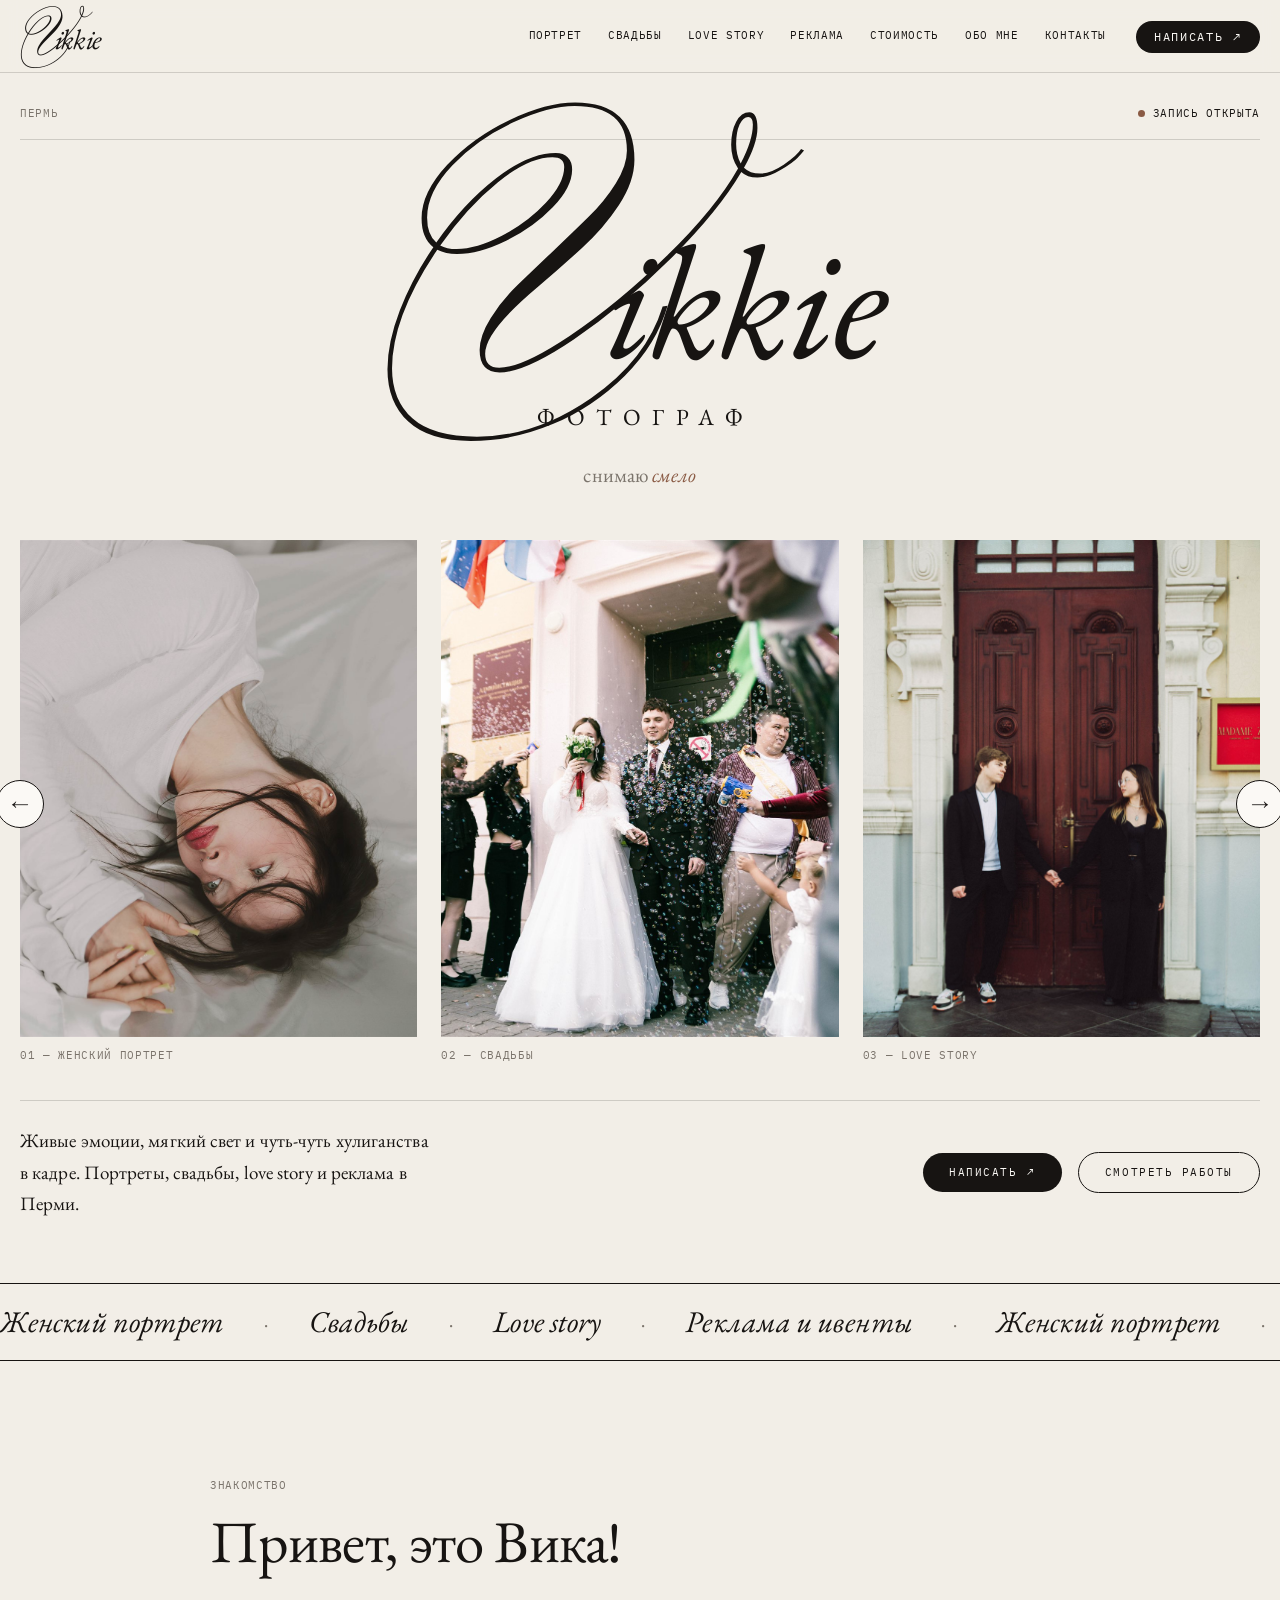
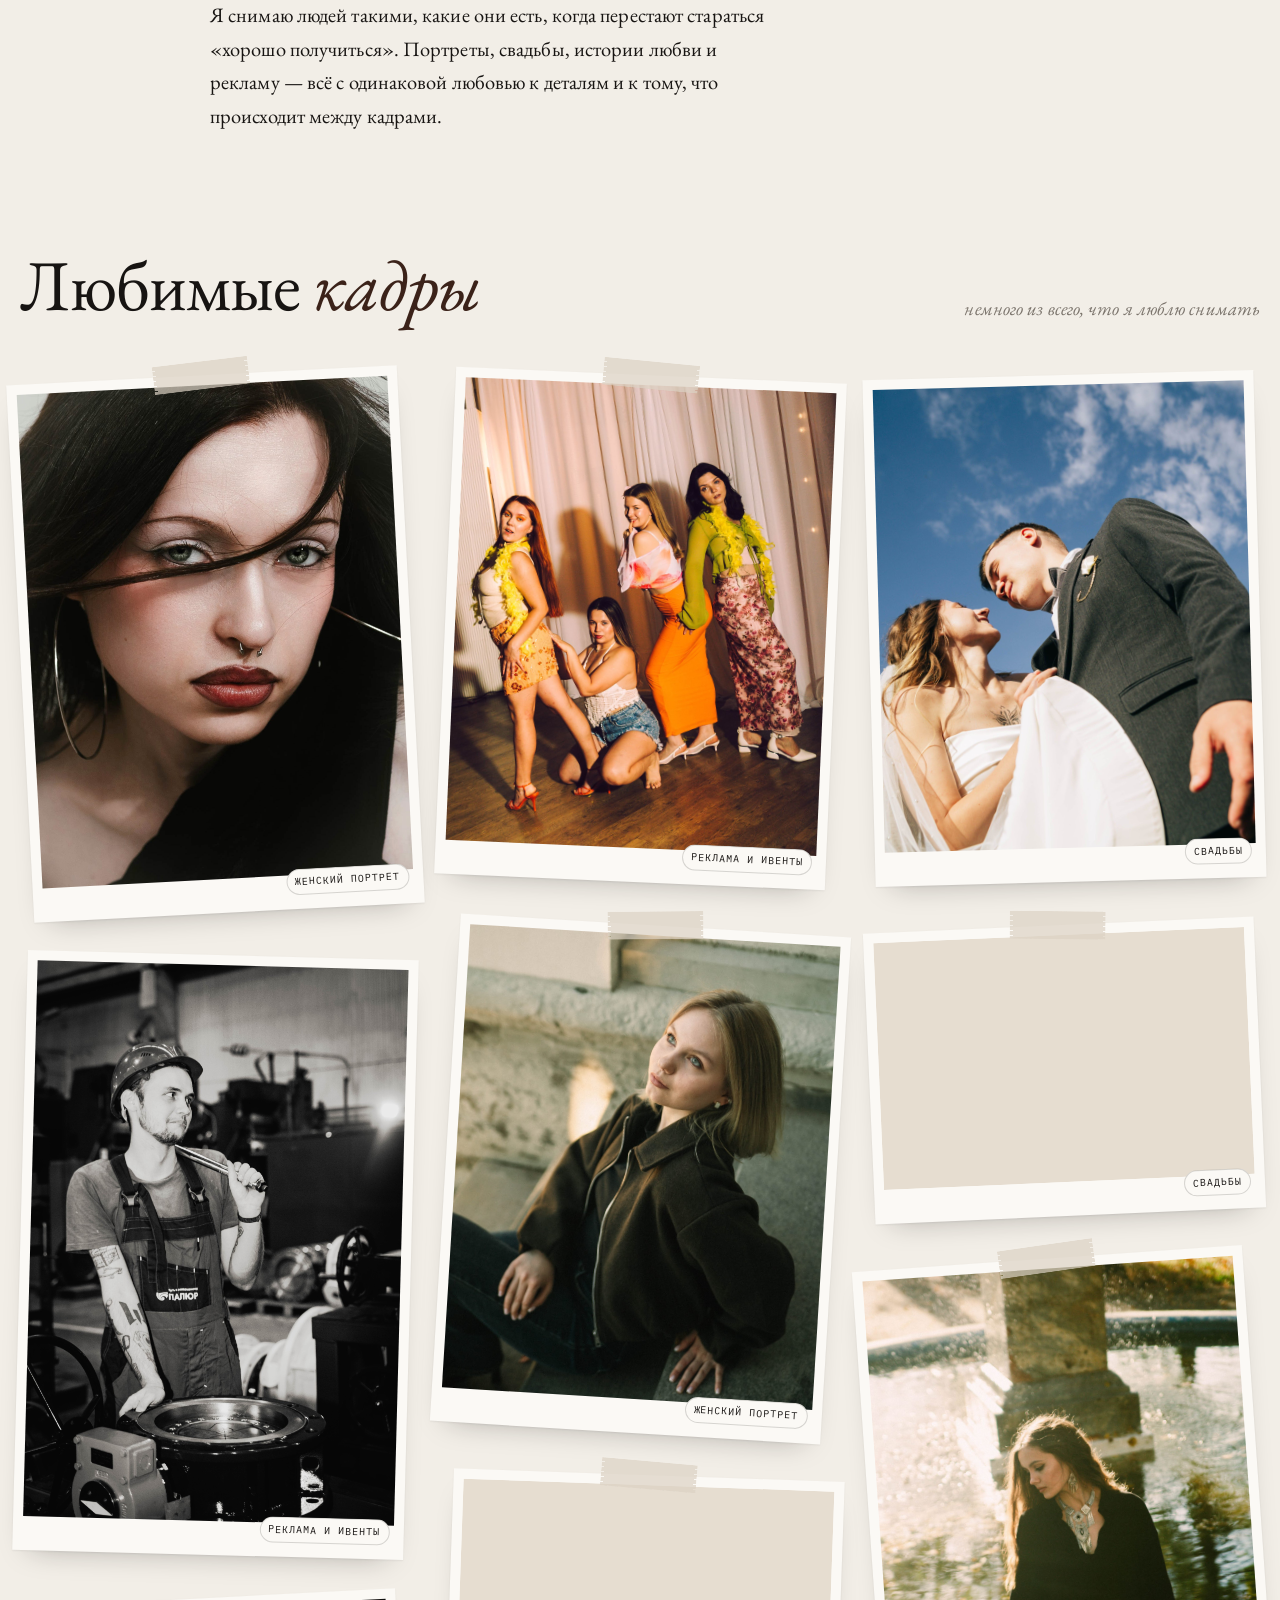
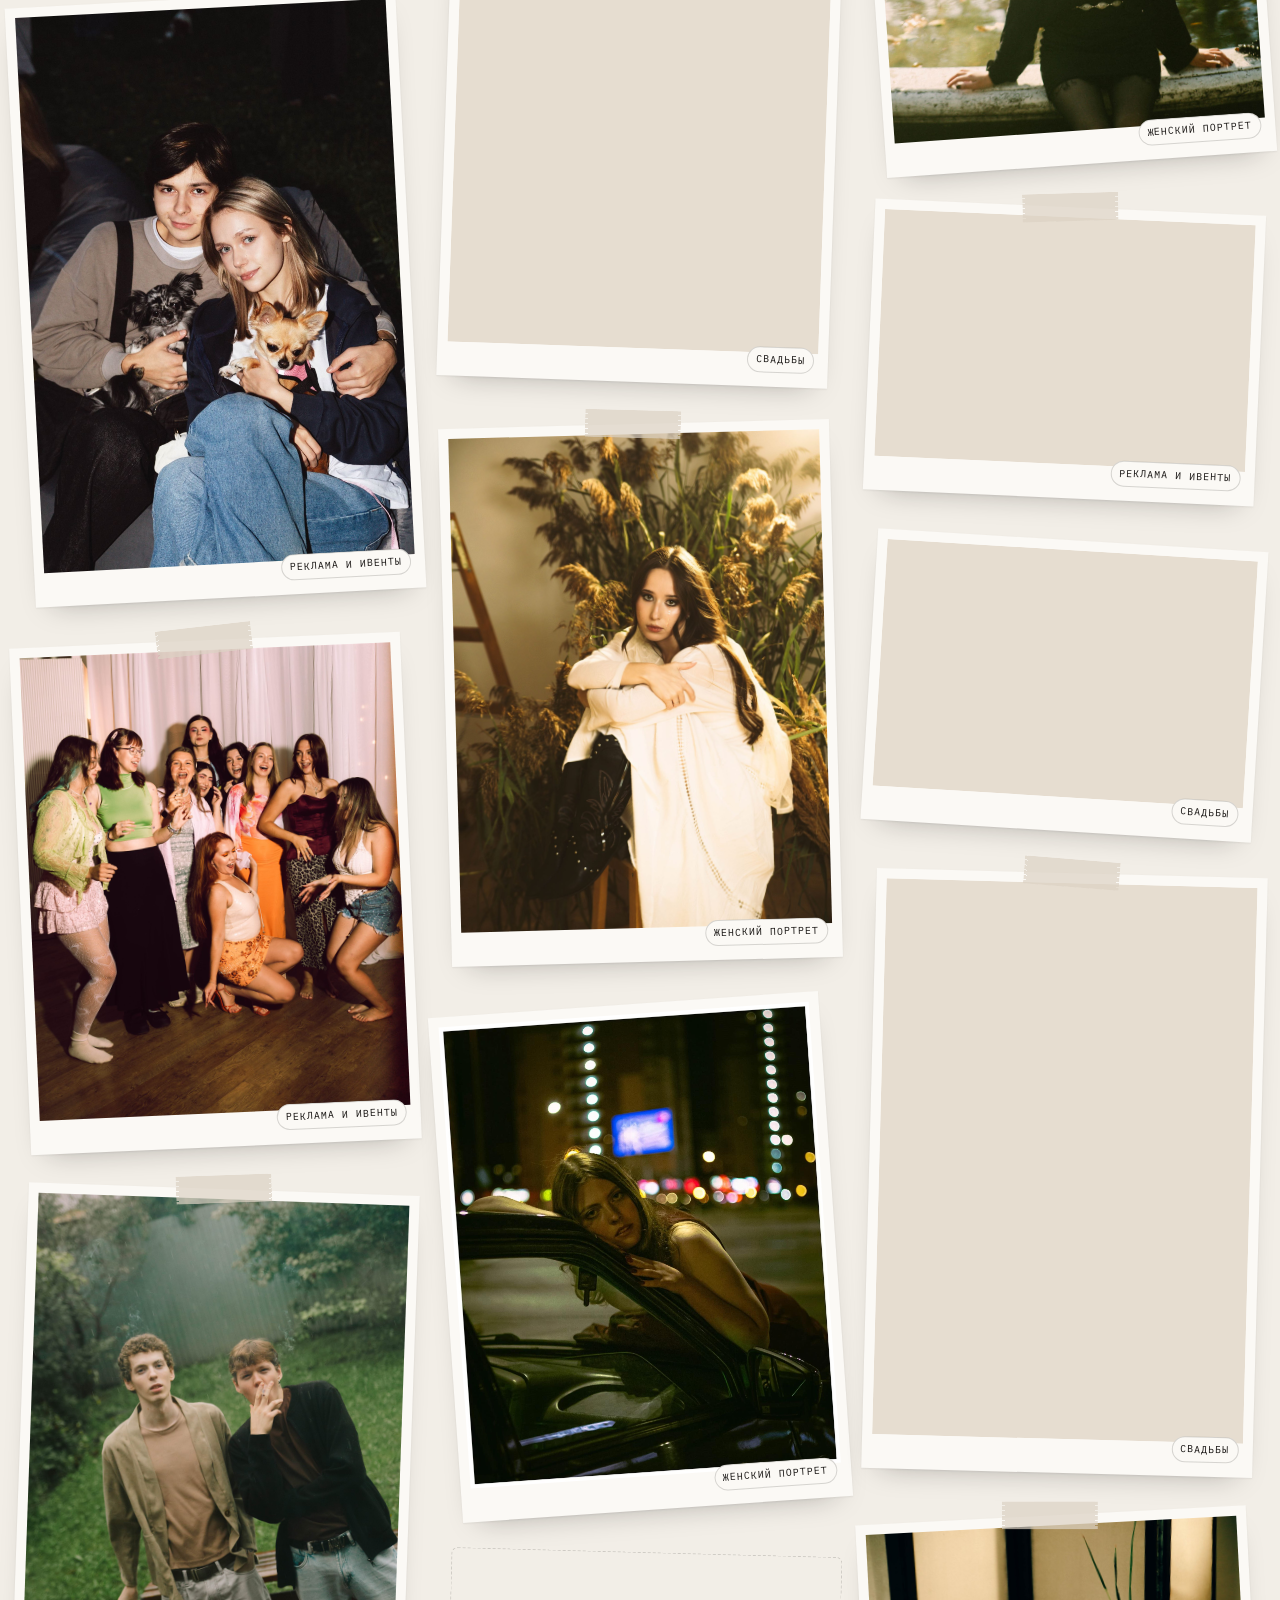
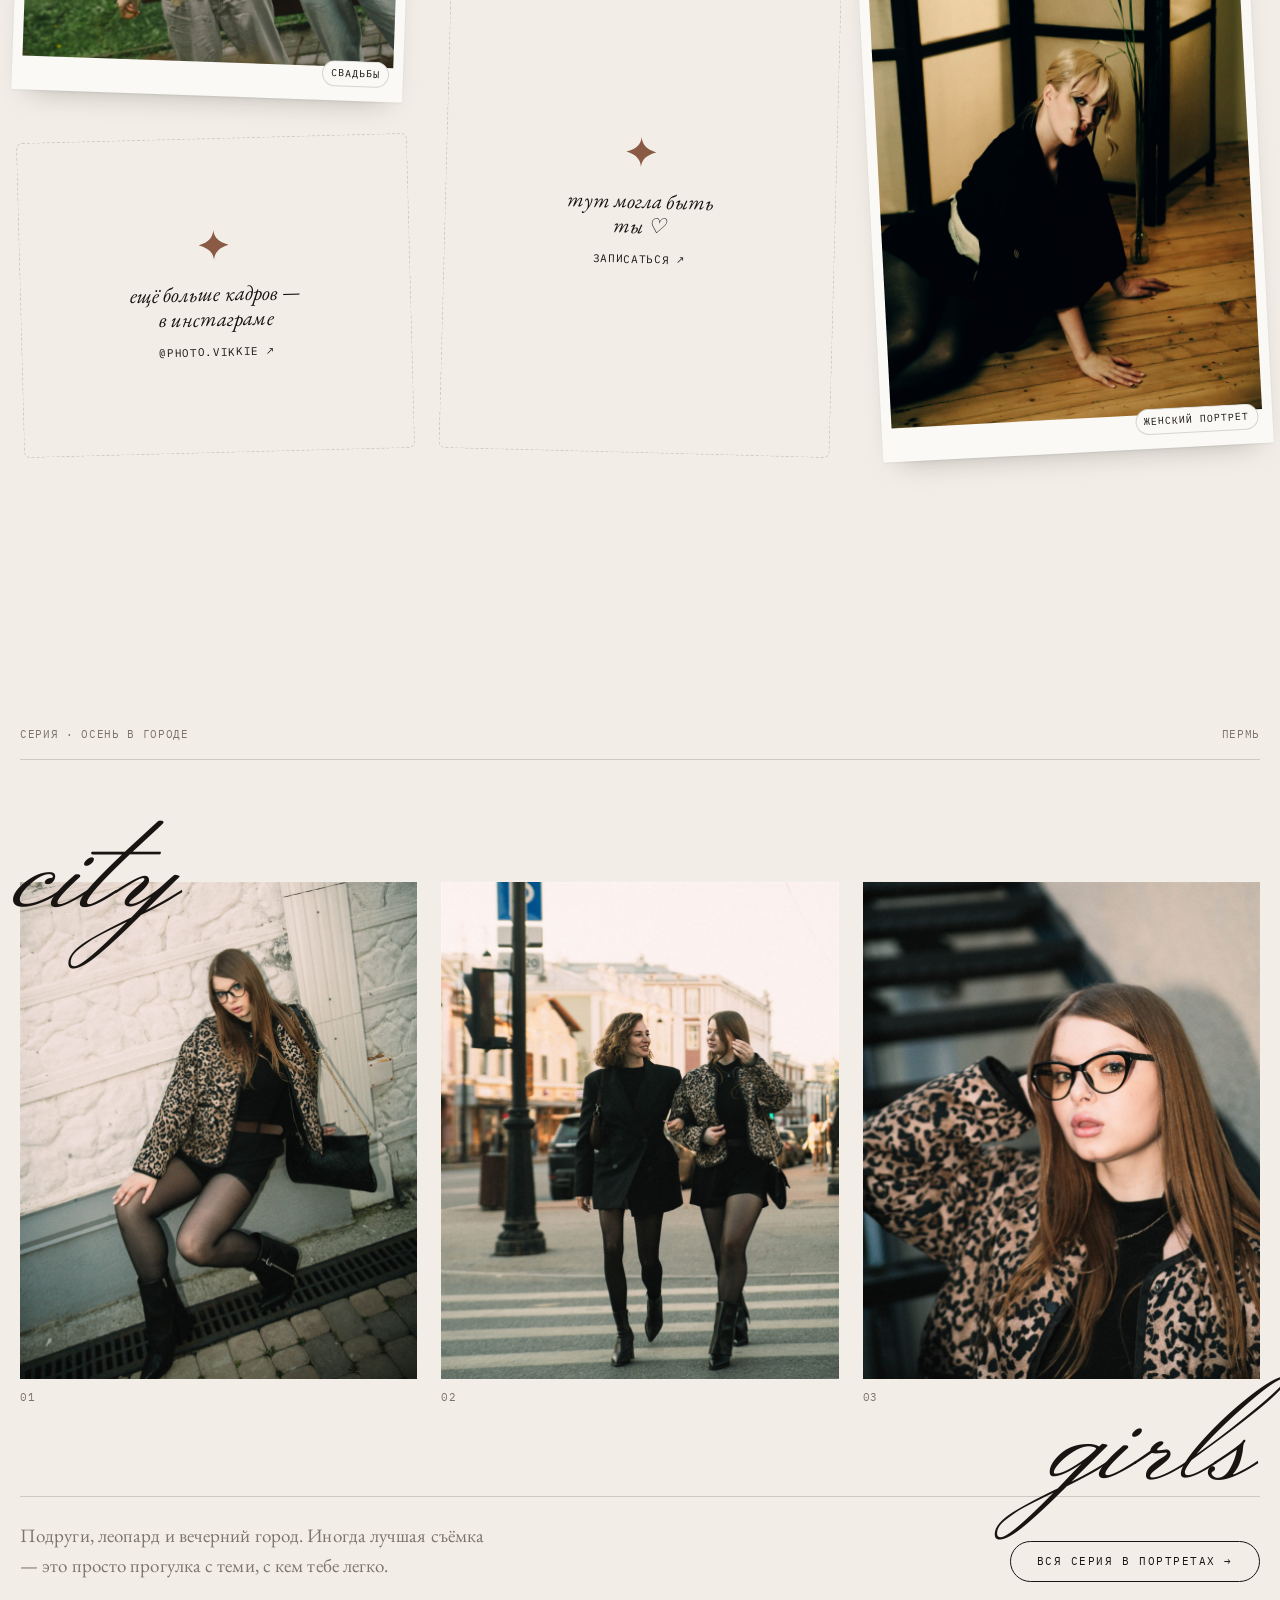
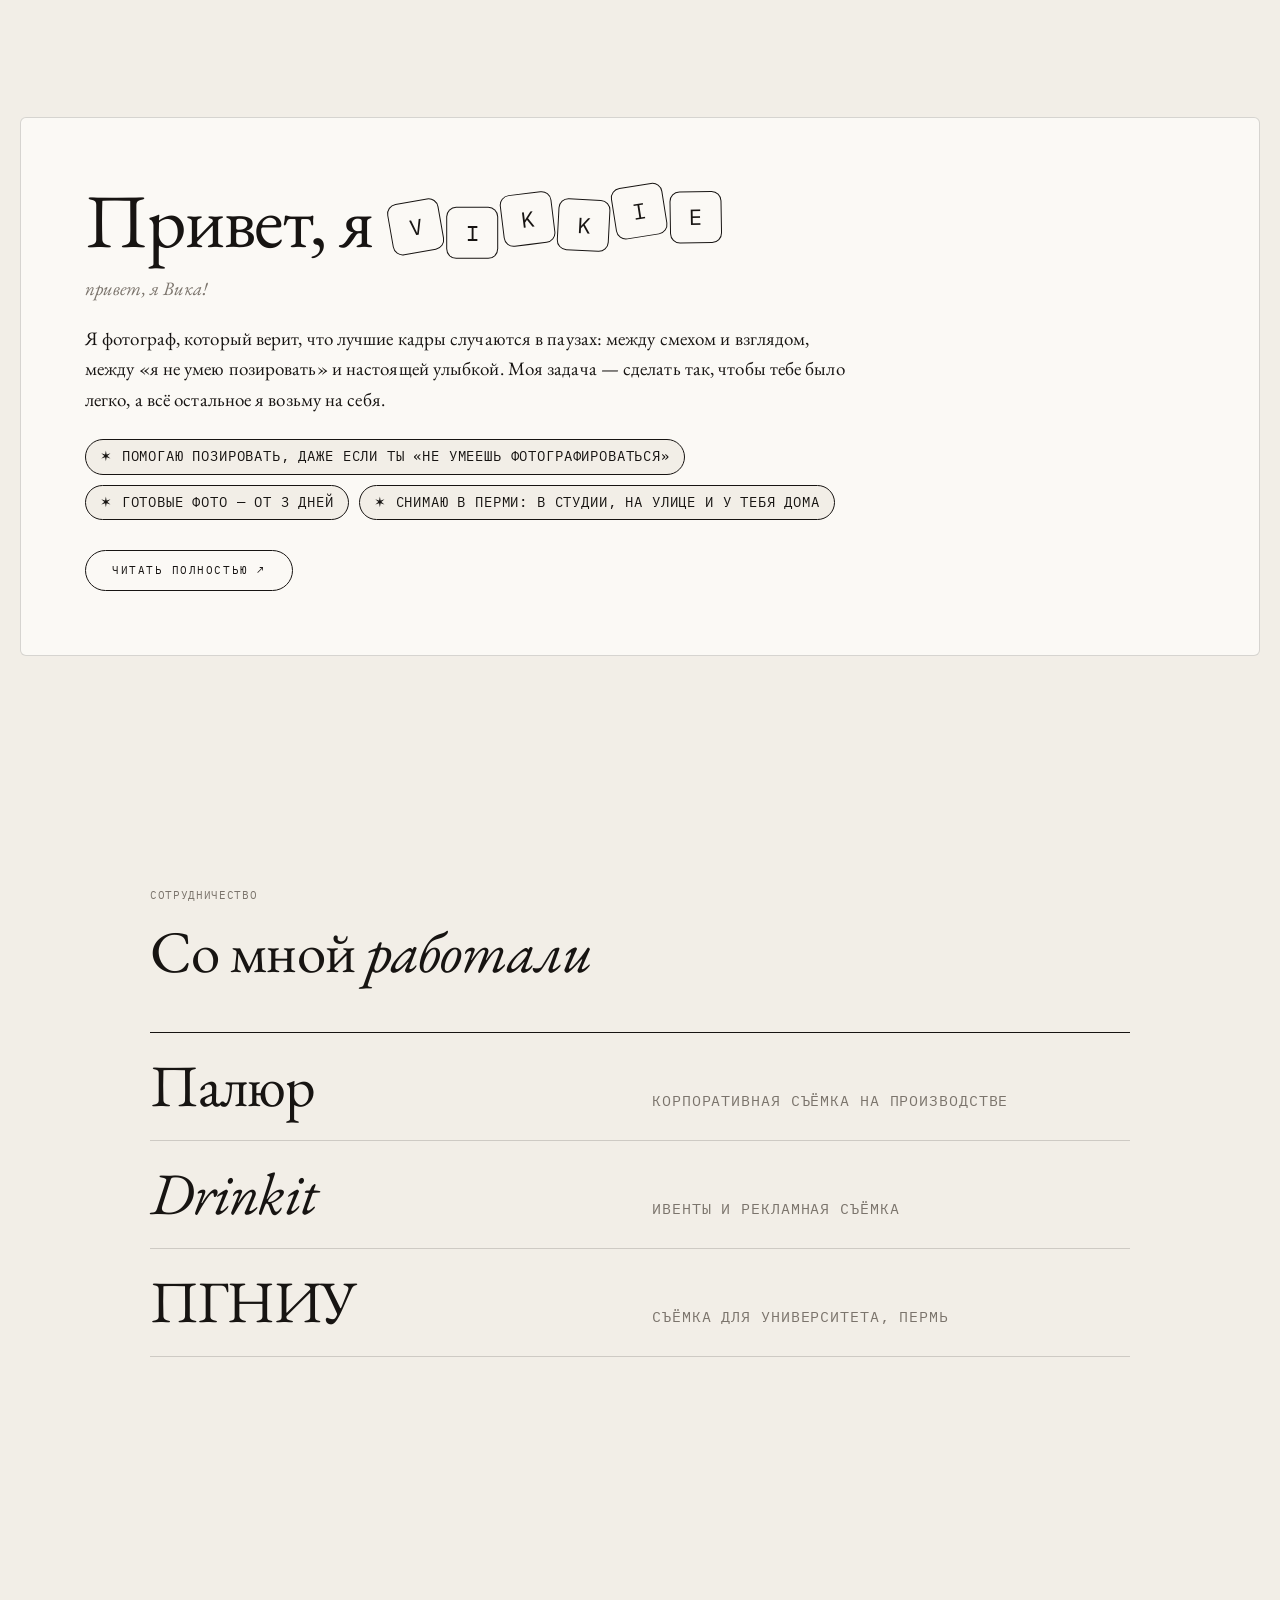
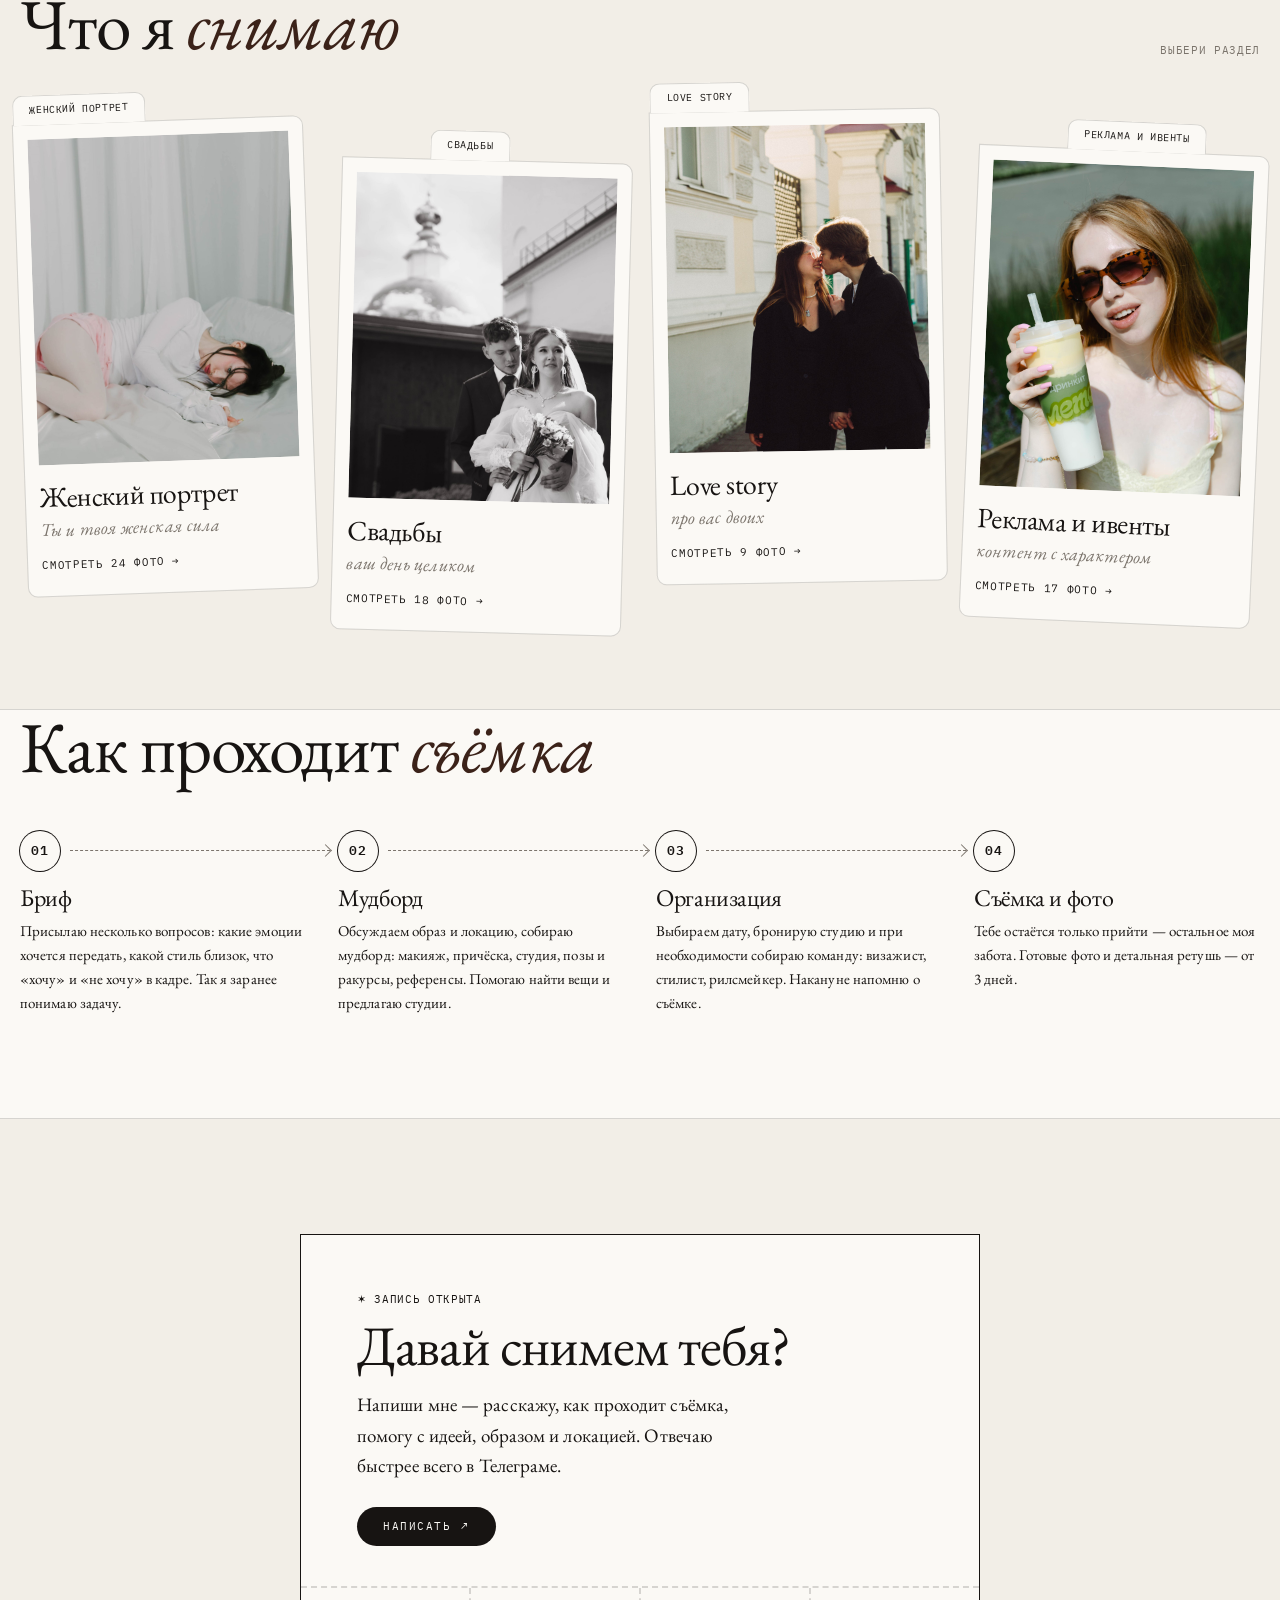
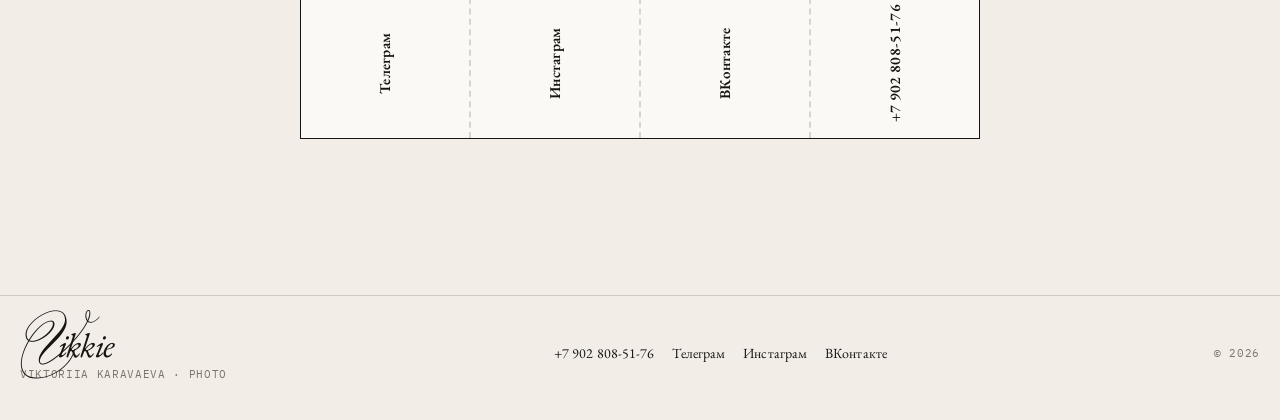
<file: index.html>
<!doctype html>
<html lang="ru" data-palette="powder">
<head>
  <meta charset="utf-8">
  <meta name="viewport" content="width=device-width, initial-scale=1">
  <title>VIKKIE — фотограф Виктория Караваева</title>
  <meta name="description" content="VIKKIE — фотограф Виктория Караваева. Женский портрет, свадьбы, love story и рекламная съёмка.">
  <link rel="icon" href="/assets/favicon.svg" type="image/svg+xml">
  <link rel="preconnect" href="https://fonts.googleapis.com">
  <link rel="preconnect" href="https://fonts.gstatic.com" crossorigin>
  <link href="https://fonts.googleapis.com/css2?family=EB+Garamond:ital,wght@0,400;0,500;1,400&family=IBM+Plex+Mono:wght@400&display=swap&subset=cyrillic" rel="stylesheet">
  <link href="https://fonts.googleapis.com/css2?family=Monsieur+La+Doulaise&display=swap" rel="stylesheet">
  <link rel="stylesheet" href="/assets/style.css">
  <script>try{var p=localStorage.getItem('vikkie-palette');if(p)document.documentElement.dataset.palette=p}catch(e){}</script>
</head>
<body data-page="home">
  <div id="app" data-loading></div>
  <script src="/assets/site.js" defer></script>
</body>
</html>
</file>
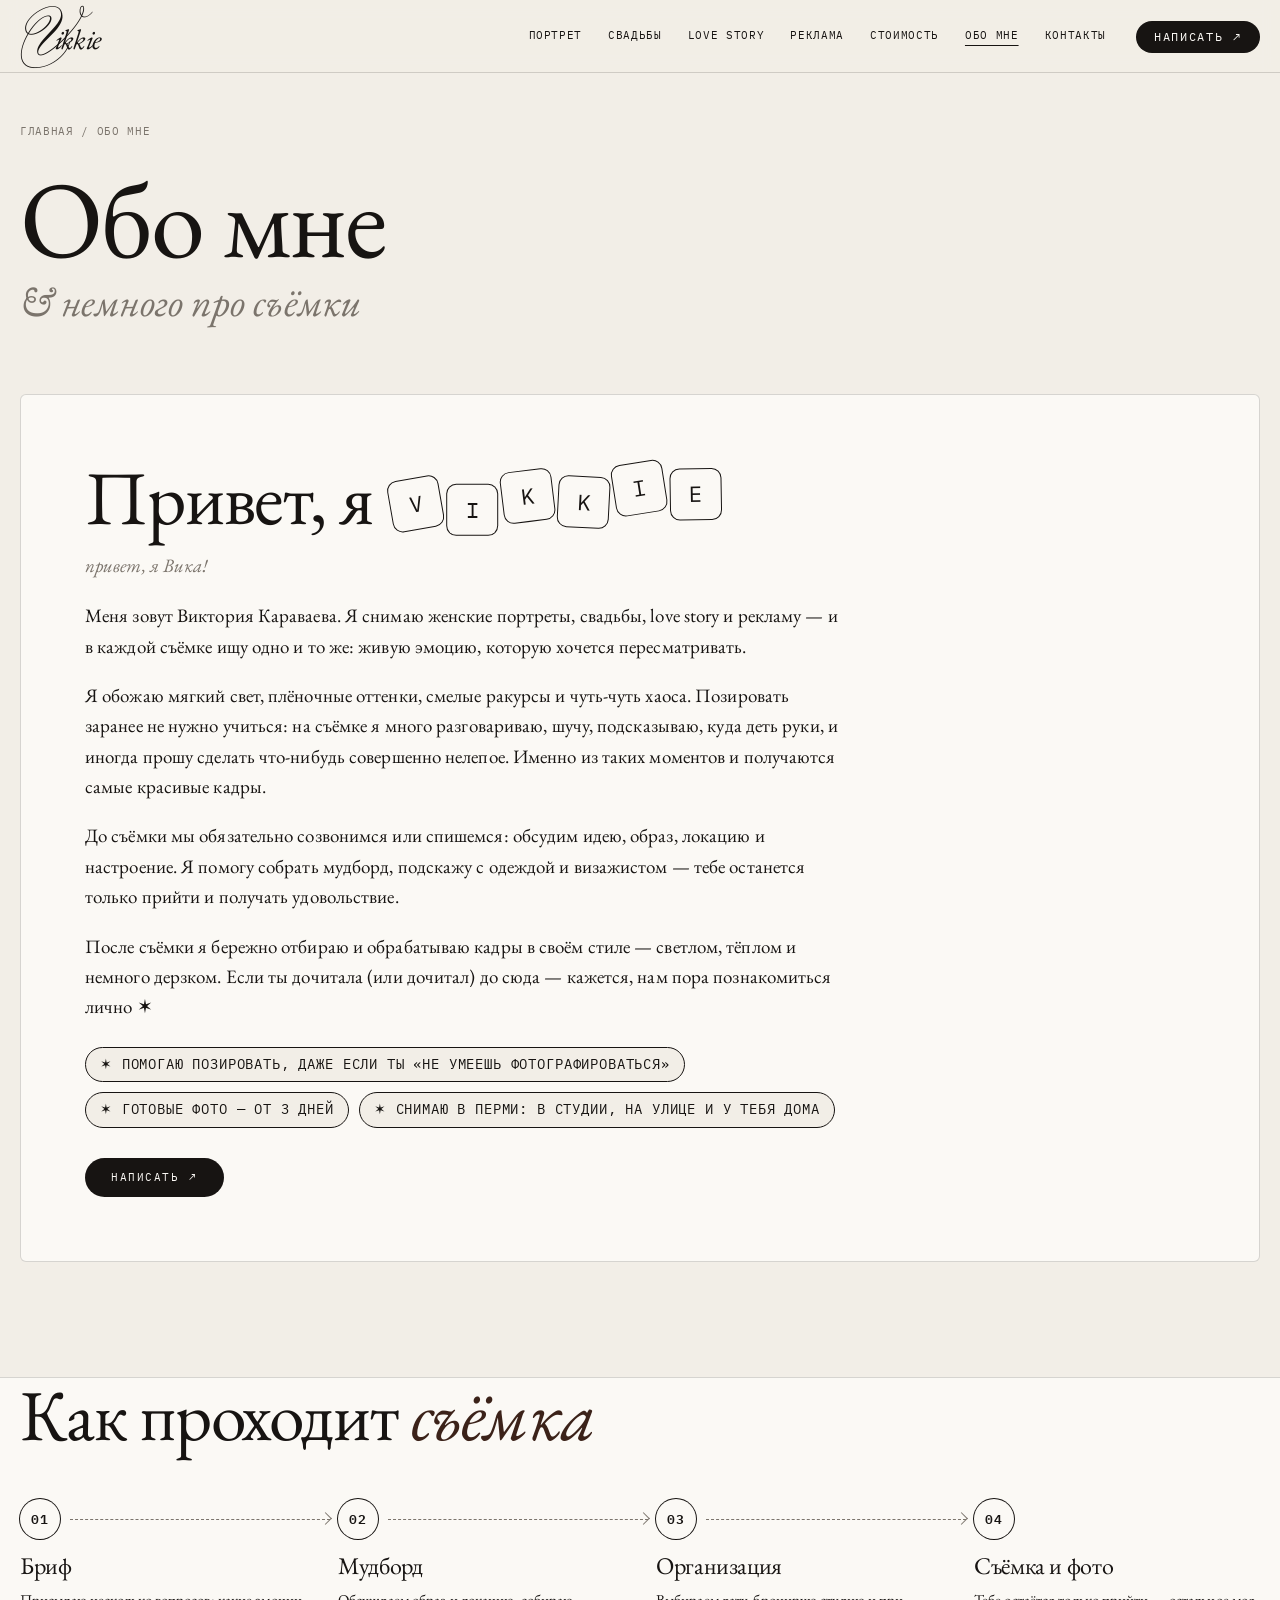
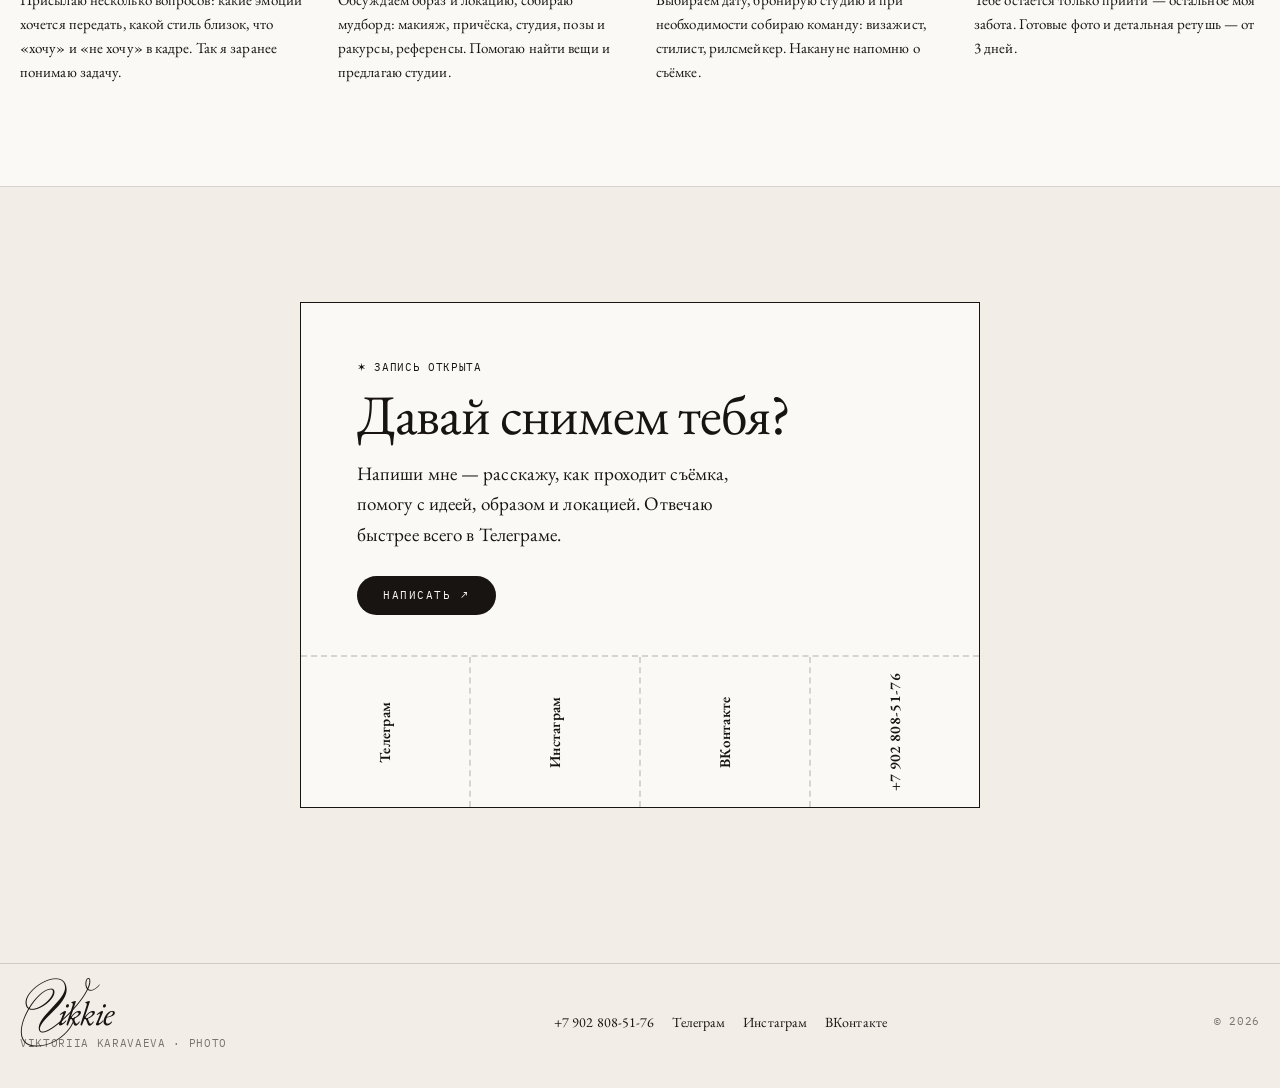
<file: about.html>
<!doctype html>
<html lang="ru" data-palette="powder">
<head>
  <meta charset="utf-8">
  <meta name="viewport" content="width=device-width, initial-scale=1">
  <title>Обо мне — VIKKIE</title>
  <meta name="description" content="VIKKIE — фотограф Виктория Караваева. Женский портрет, свадьбы, love story и рекламная съёмка.">
  <link rel="icon" href="/assets/favicon.svg" type="image/svg+xml">
  <link rel="preconnect" href="https://fonts.googleapis.com">
  <link rel="preconnect" href="https://fonts.gstatic.com" crossorigin>
  <link href="https://fonts.googleapis.com/css2?family=EB+Garamond:ital,wght@0,400;0,500;1,400&family=IBM+Plex+Mono:wght@400&display=swap&subset=cyrillic" rel="stylesheet">
  <link href="https://fonts.googleapis.com/css2?family=Monsieur+La+Doulaise&display=swap" rel="stylesheet">
  <link rel="stylesheet" href="/assets/style.css">
  <script>try{var p=localStorage.getItem('vikkie-palette');if(p)document.documentElement.dataset.palette=p}catch(e){}</script>
</head>
<body data-page="about">
  <div id="app" data-loading></div>
  <script src="/assets/site.js" defer></script>
</body>
</html>
</file>
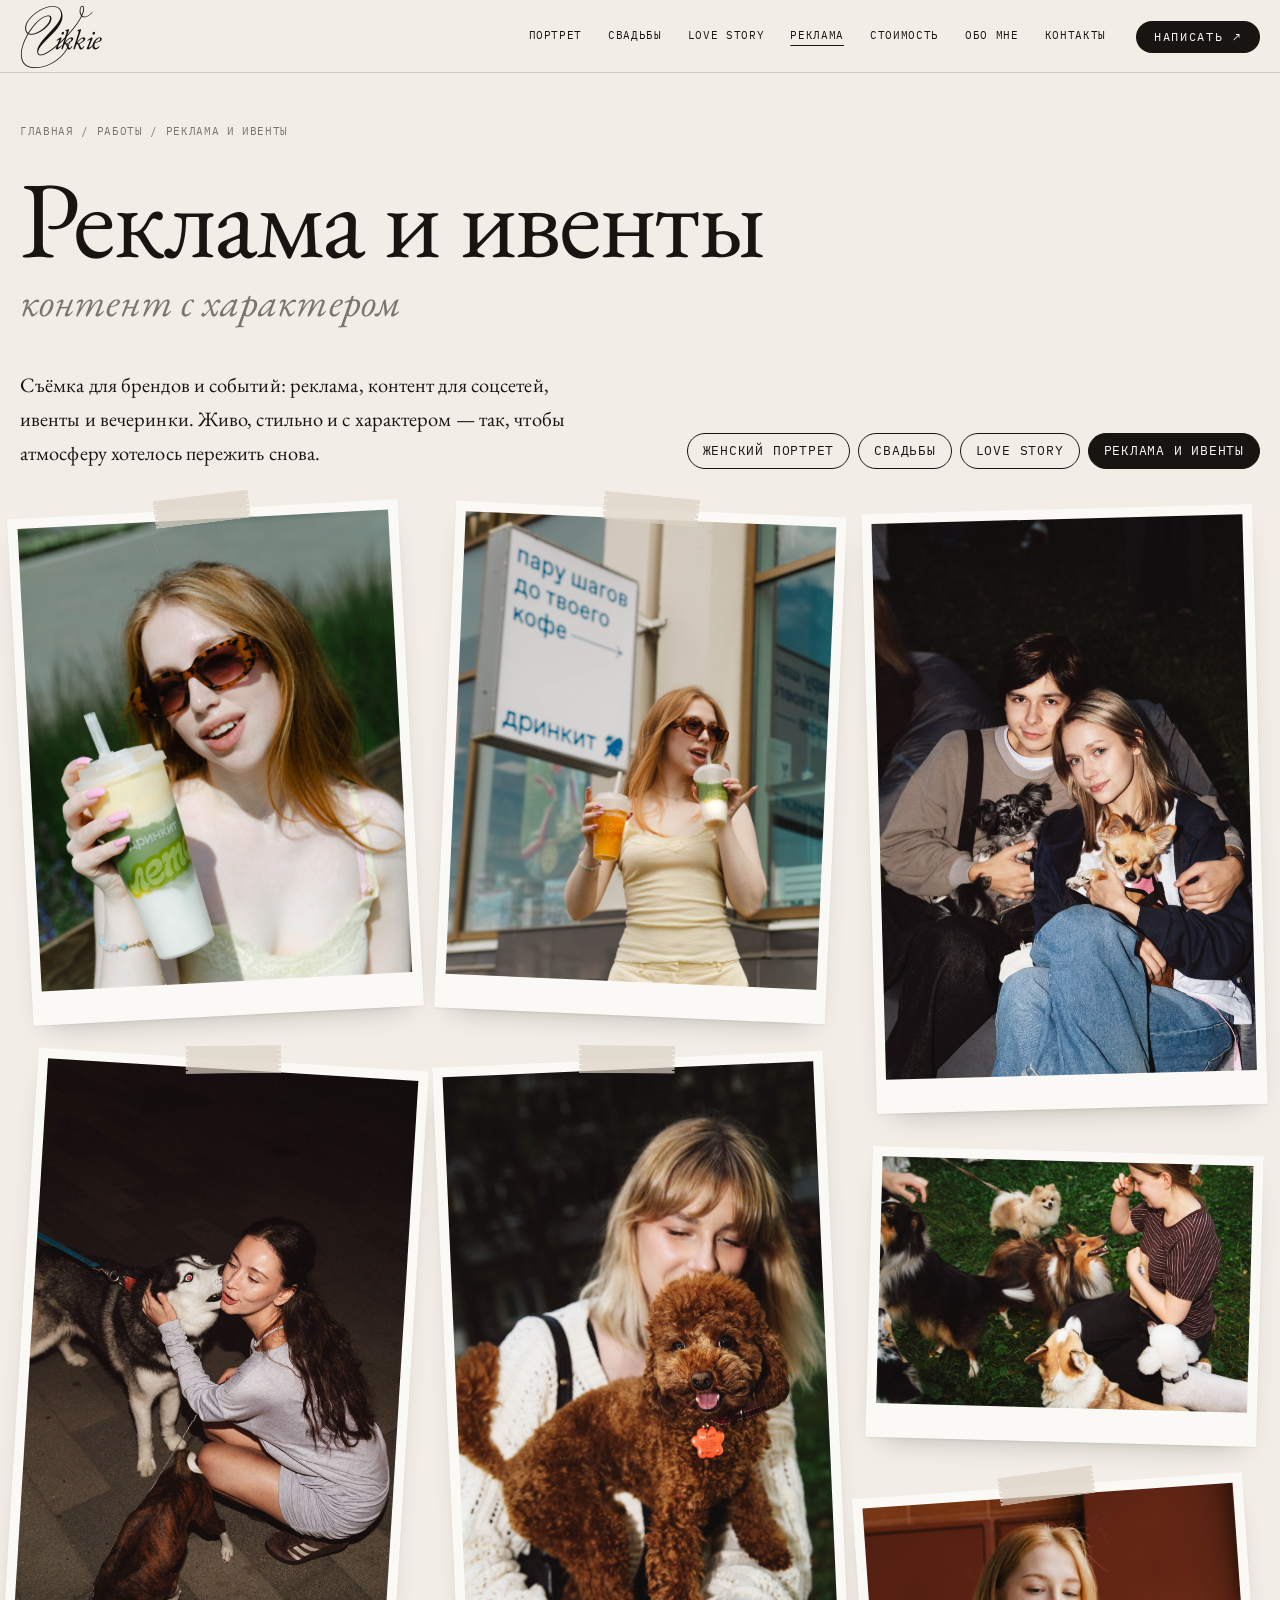
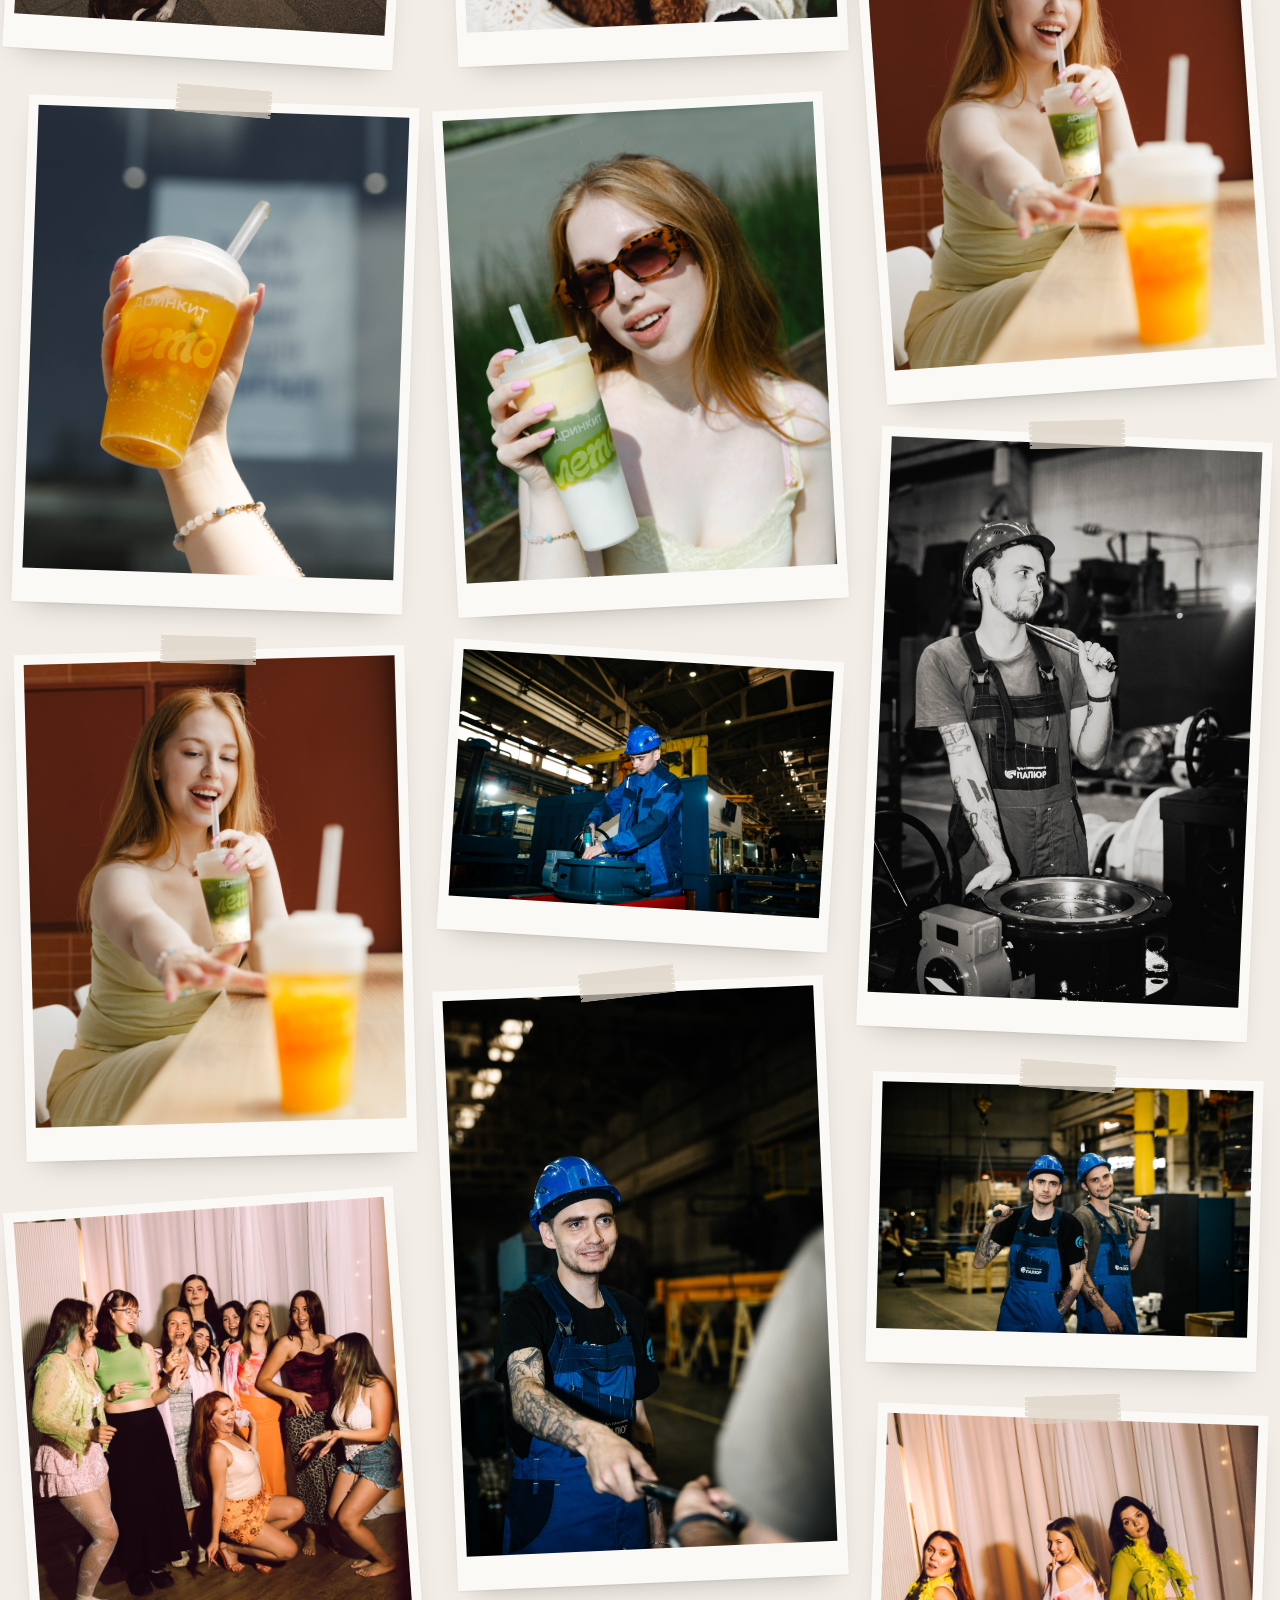
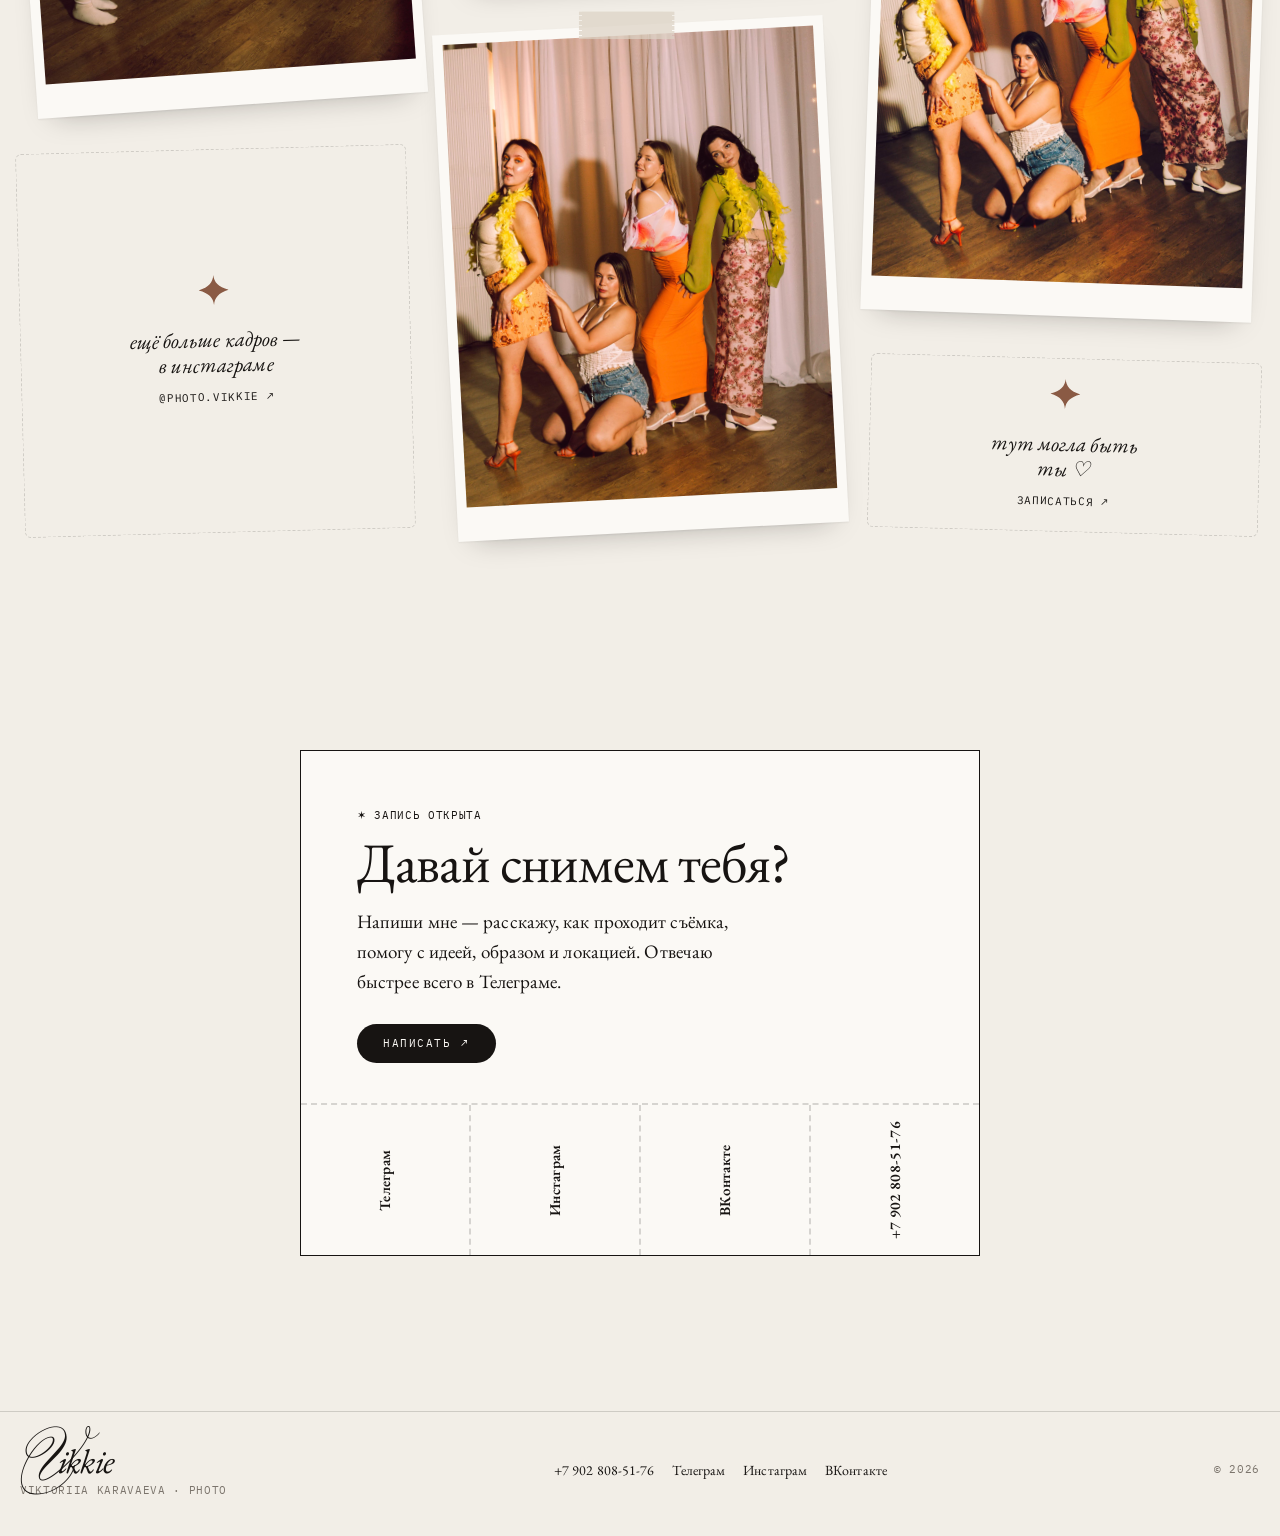
<file: commercial.html>
<!doctype html>
<html lang="ru" data-palette="powder">
<head>
  <meta charset="utf-8">
  <meta name="viewport" content="width=device-width, initial-scale=1">
  <title>Реклама — VIKKIE</title>
  <meta name="description" content="VIKKIE — фотограф Виктория Караваева. Женский портрет, свадьбы, love story и рекламная съёмка.">
  <link rel="icon" href="/assets/favicon.svg" type="image/svg+xml">
  <link rel="preconnect" href="https://fonts.googleapis.com">
  <link rel="preconnect" href="https://fonts.gstatic.com" crossorigin>
  <link href="https://fonts.googleapis.com/css2?family=EB+Garamond:ital,wght@0,400;0,500;1,400&family=IBM+Plex+Mono:wght@400&display=swap&subset=cyrillic" rel="stylesheet">
  <link href="https://fonts.googleapis.com/css2?family=Monsieur+La+Doulaise&display=swap" rel="stylesheet">
  <link rel="stylesheet" href="/assets/style.css">
  <script>try{var p=localStorage.getItem('vikkie-palette');if(p)document.documentElement.dataset.palette=p}catch(e){}</script>
</head>
<body data-page="gallery" data-cat="commercial">
  <div id="app" data-loading></div>
  <script src="/assets/site.js" defer></script>
</body>
</html>
</file>
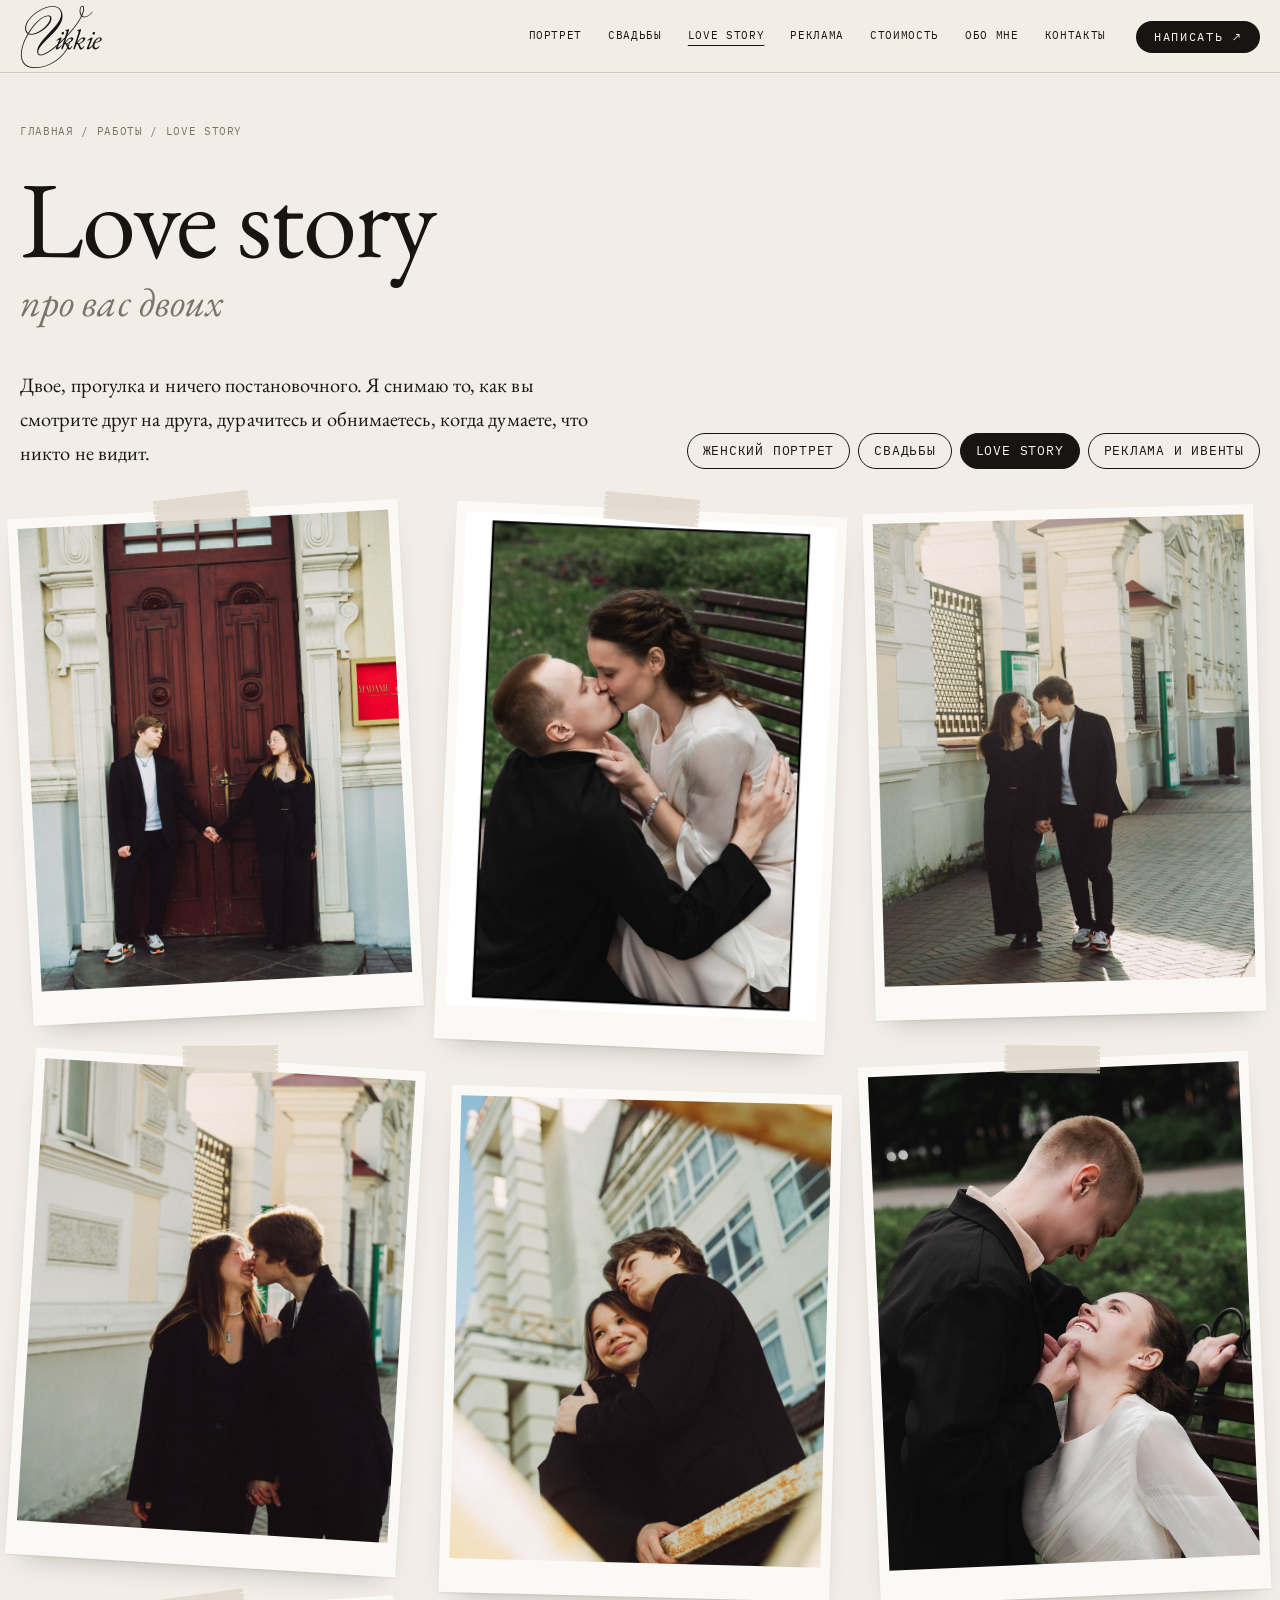
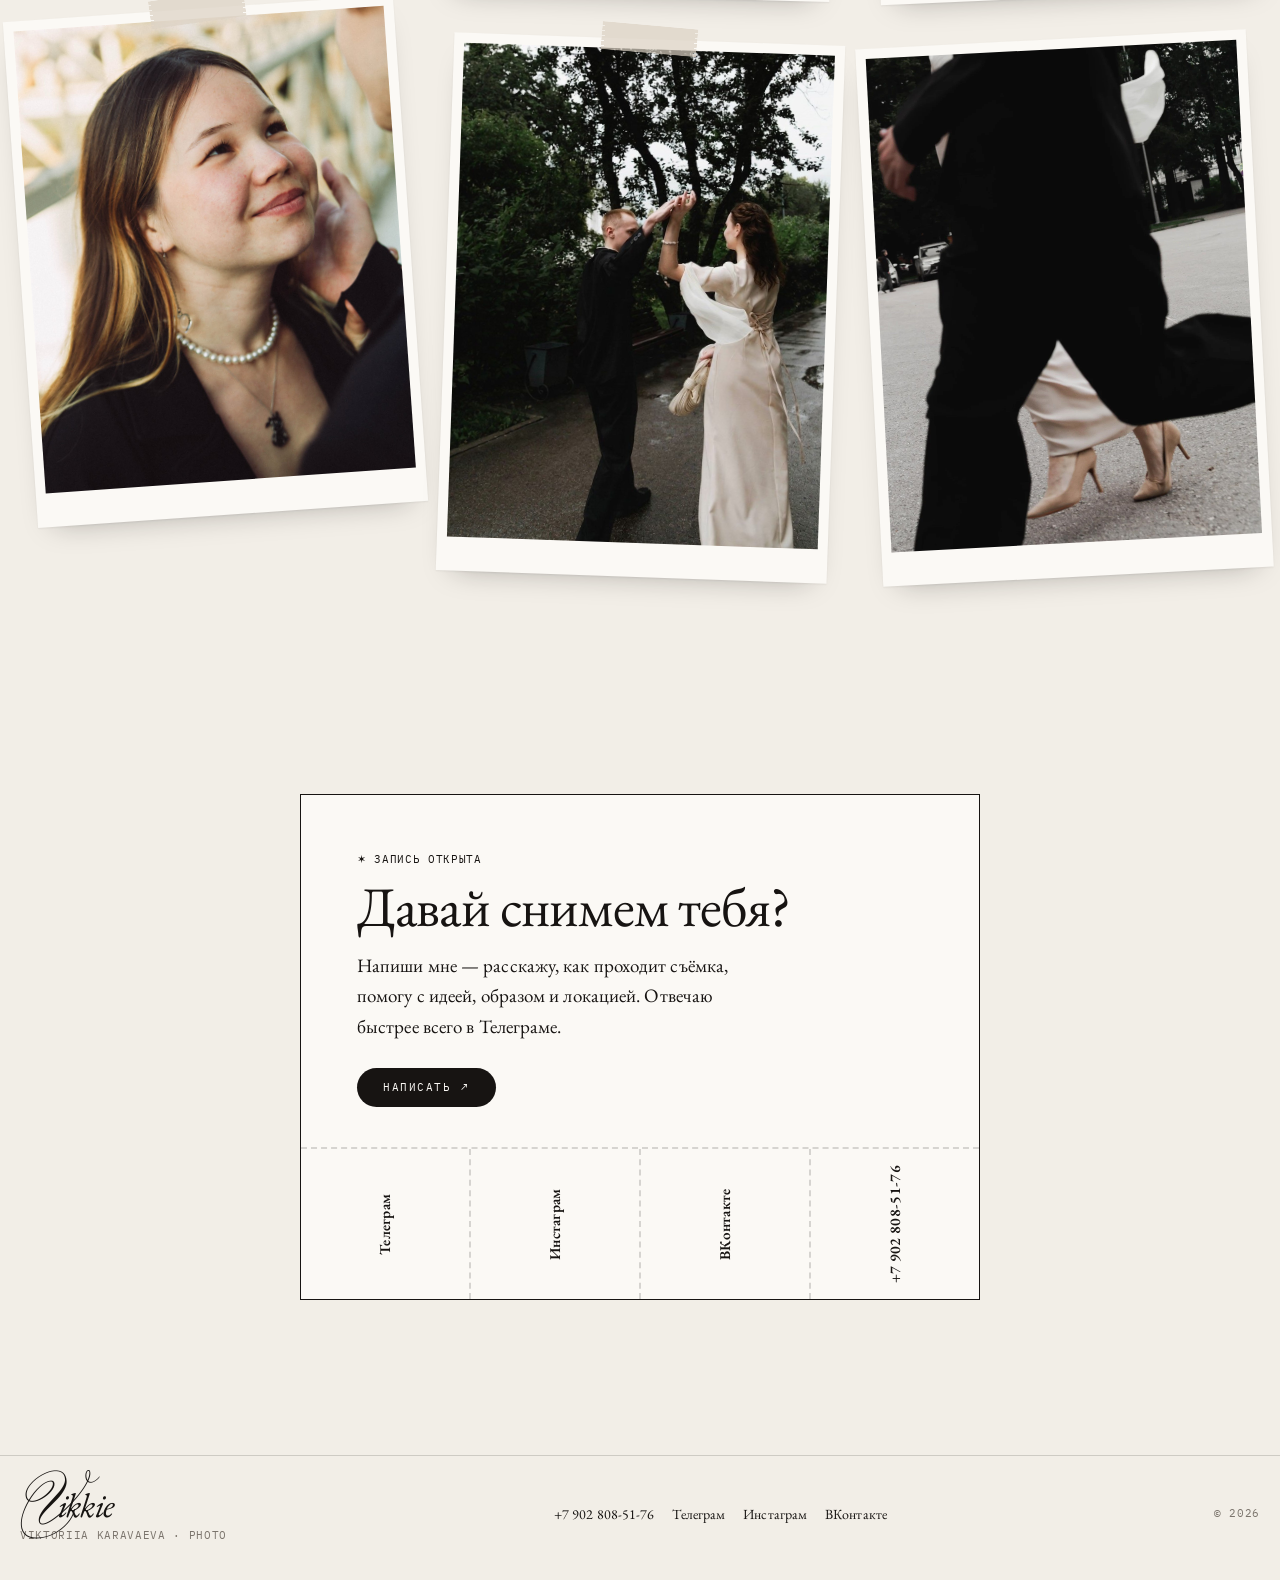
<file: lovestory.html>
<!doctype html>
<html lang="ru" data-palette="powder">
<head>
  <meta charset="utf-8">
  <meta name="viewport" content="width=device-width, initial-scale=1">
  <title>Love story — VIKKIE</title>
  <meta name="description" content="VIKKIE — фотограф Виктория Караваева. Женский портрет, свадьбы, love story и рекламная съёмка.">
  <link rel="icon" href="/assets/favicon.svg" type="image/svg+xml">
  <link rel="preconnect" href="https://fonts.googleapis.com">
  <link rel="preconnect" href="https://fonts.gstatic.com" crossorigin>
  <link href="https://fonts.googleapis.com/css2?family=EB+Garamond:ital,wght@0,400;0,500;1,400&family=IBM+Plex+Mono:wght@400&display=swap&subset=cyrillic" rel="stylesheet">
  <link href="https://fonts.googleapis.com/css2?family=Monsieur+La+Doulaise&display=swap" rel="stylesheet">
  <link rel="stylesheet" href="/assets/style.css">
  <script>try{var p=localStorage.getItem('vikkie-palette');if(p)document.documentElement.dataset.palette=p}catch(e){}</script>
</head>
<body data-page="gallery" data-cat="lovestory">
  <div id="app" data-loading></div>
  <script src="/assets/site.js" defer></script>
</body>
</html>
</file>
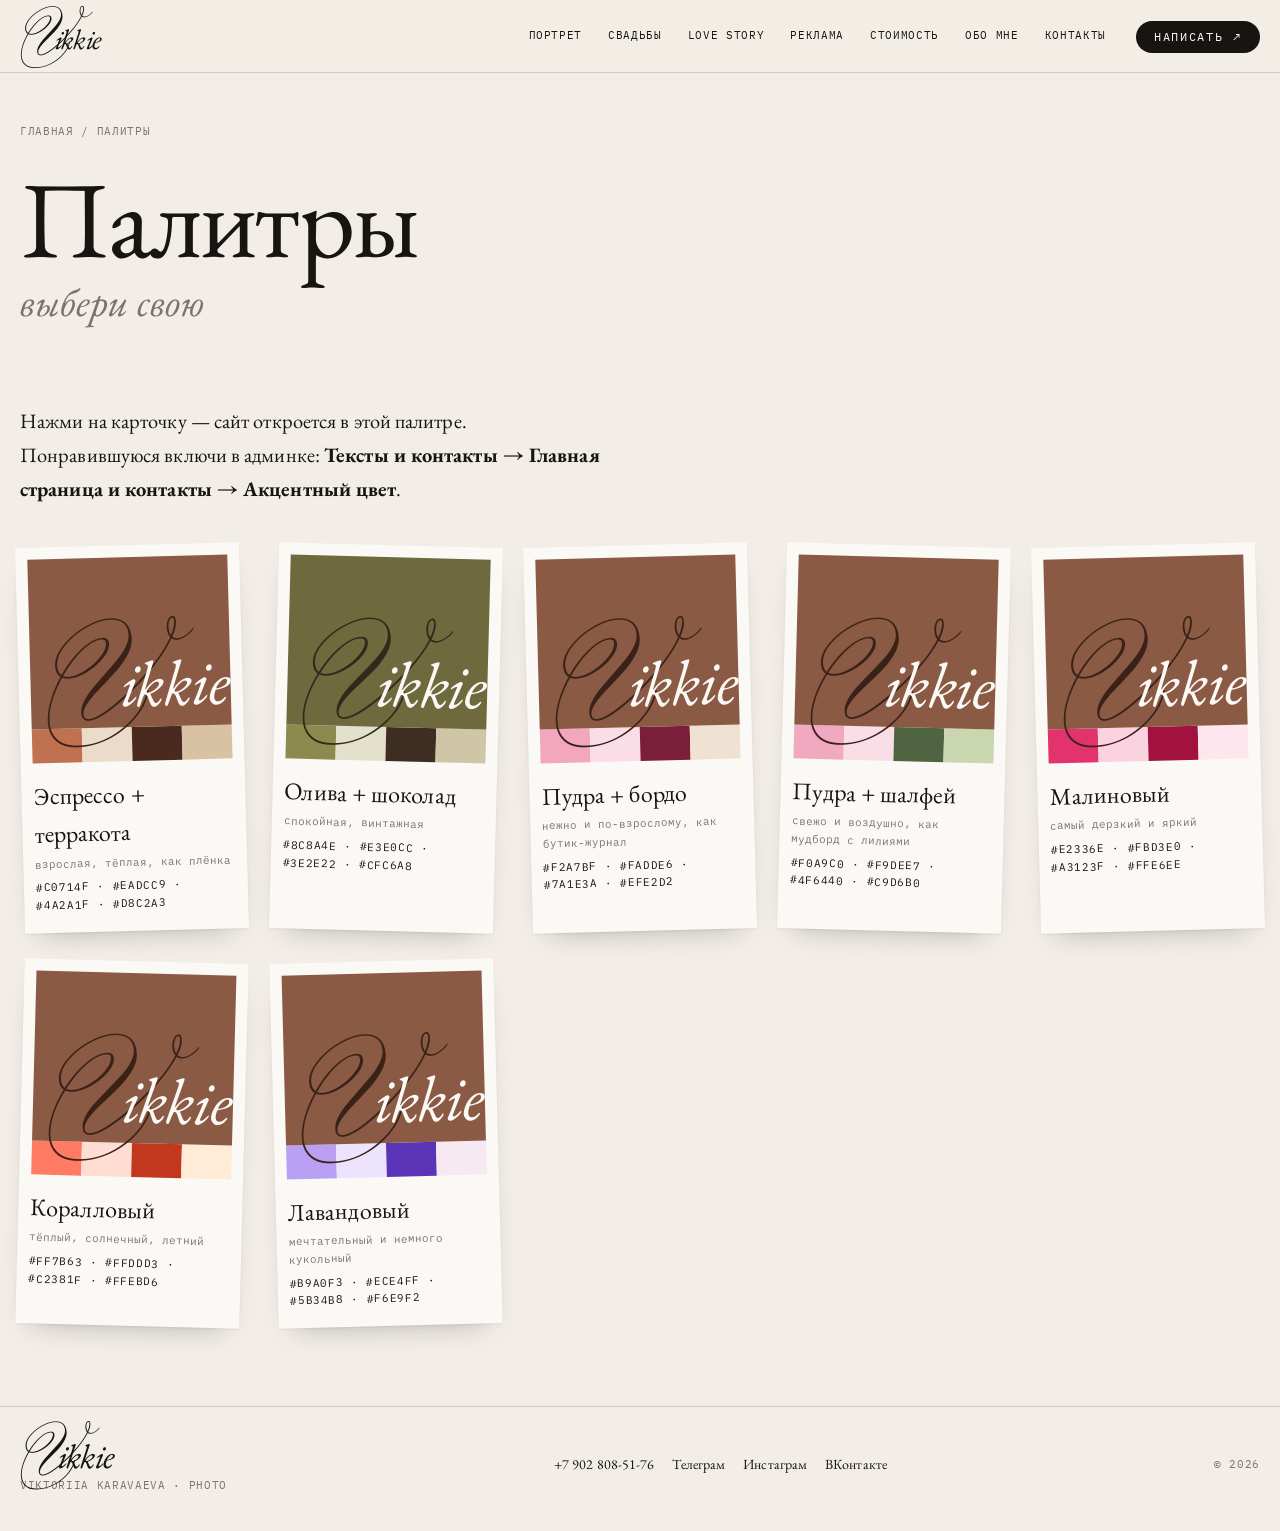
<file: palettes.html>
<!doctype html>
<html lang="ru" data-palette="powder">
<head>
  <meta charset="utf-8">
  <meta name="viewport" content="width=device-width, initial-scale=1">
  <title>Палитры — VIKKIE</title>
  <meta name="description" content="VIKKIE — фотограф Виктория Караваева. Женский портрет, свадьбы, love story и рекламная съёмка.">
  <link rel="icon" href="/assets/favicon.svg" type="image/svg+xml">
  <link rel="preconnect" href="https://fonts.googleapis.com">
  <link rel="preconnect" href="https://fonts.gstatic.com" crossorigin>
  <link href="https://fonts.googleapis.com/css2?family=EB+Garamond:ital,wght@0,400;0,500;1,400&family=IBM+Plex+Mono:wght@400&display=swap&subset=cyrillic" rel="stylesheet">
  <link href="https://fonts.googleapis.com/css2?family=Monsieur+La+Doulaise&display=swap" rel="stylesheet">
  <link rel="stylesheet" href="/assets/style.css">
  <script>try{var p=localStorage.getItem('vikkie-palette');if(p)document.documentElement.dataset.palette=p}catch(e){}</script>
</head>
<body data-page="palettes">
  <div id="app" data-loading></div>
  <script src="/assets/site.js" defer></script>
</body>
</html>
</file>
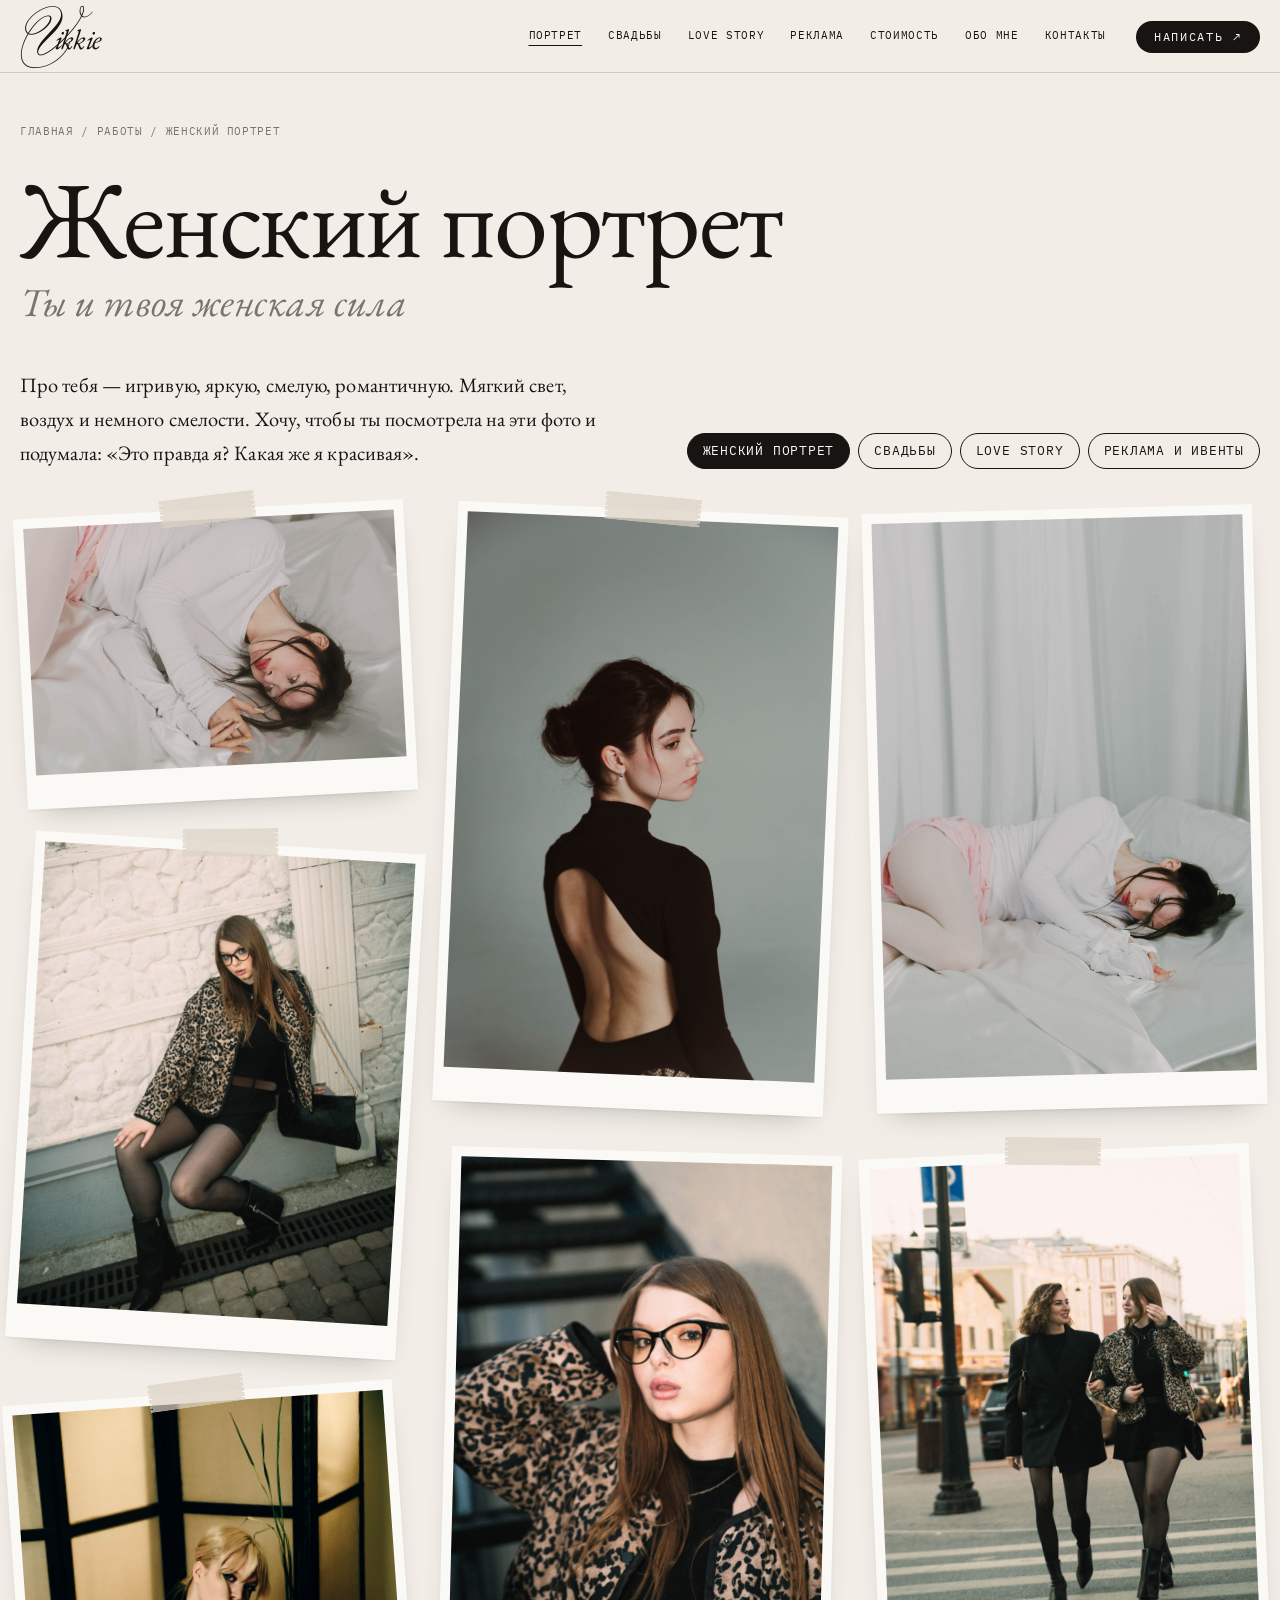
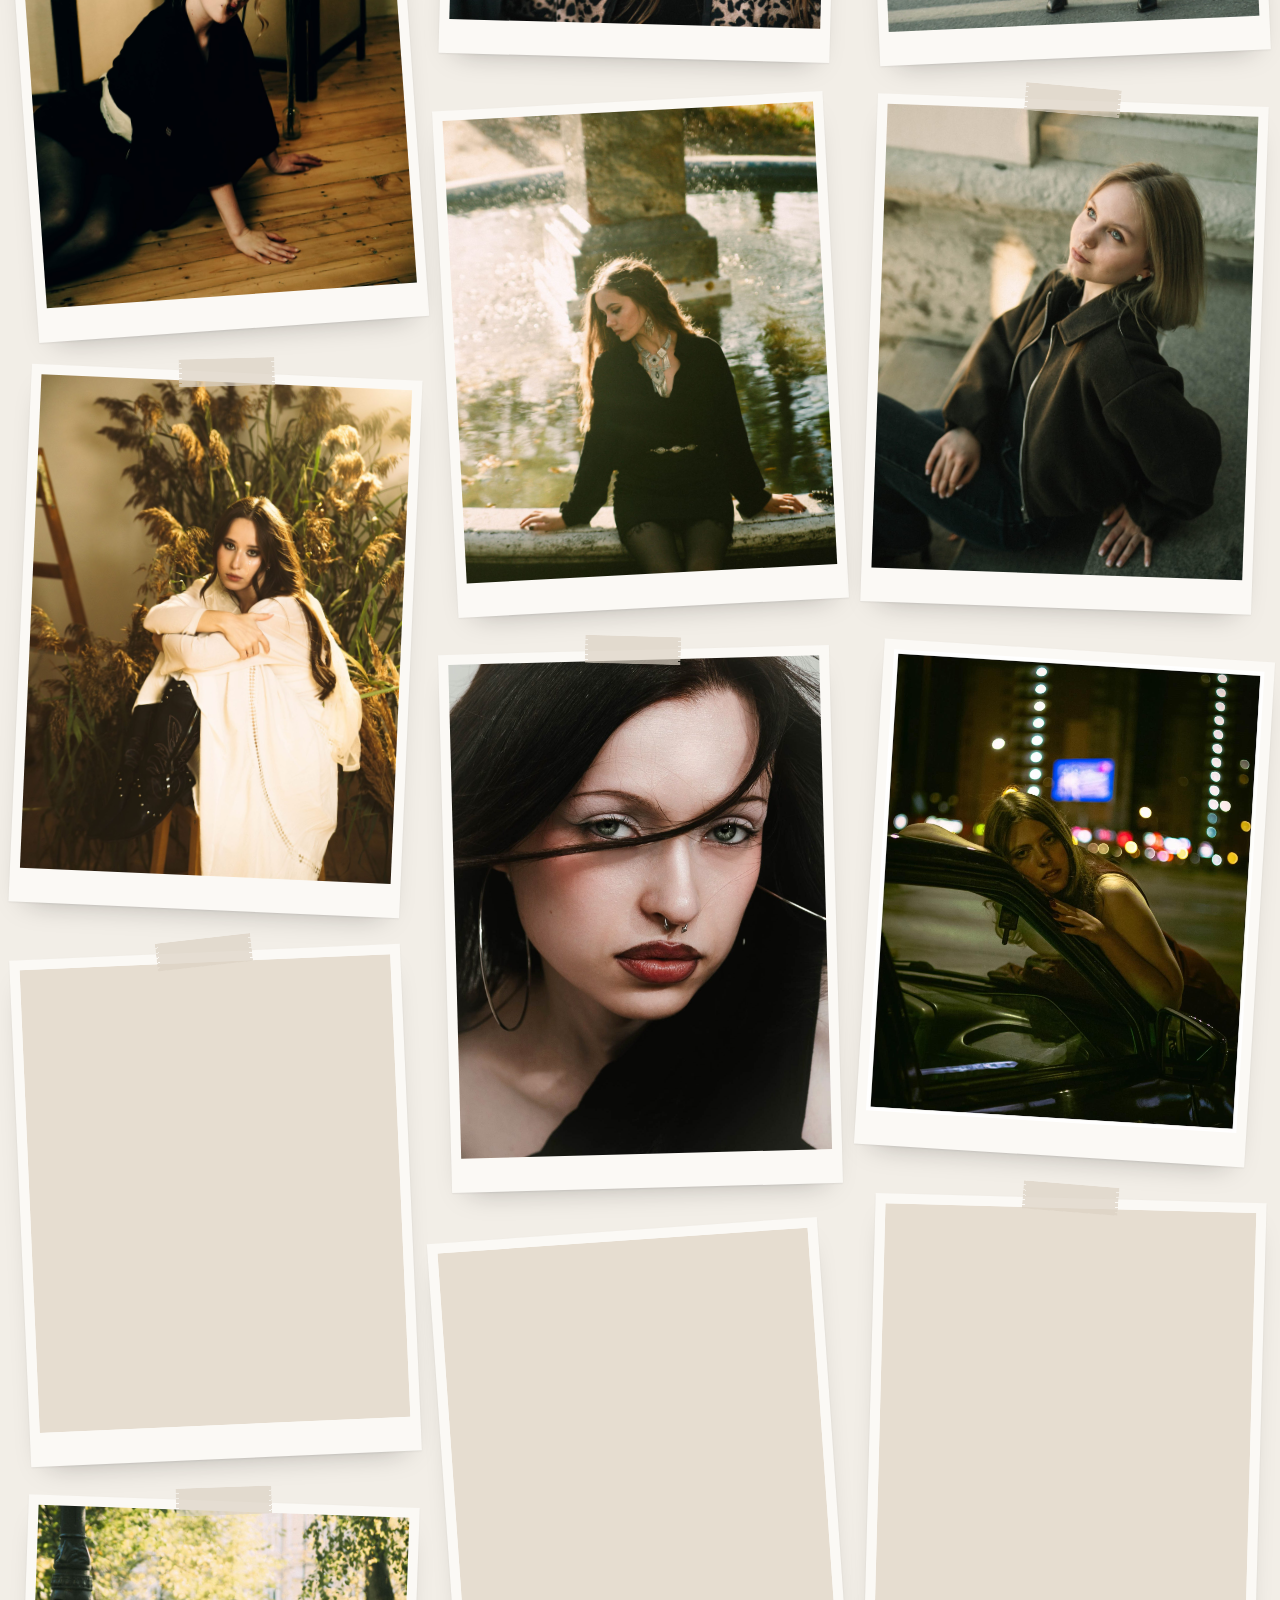
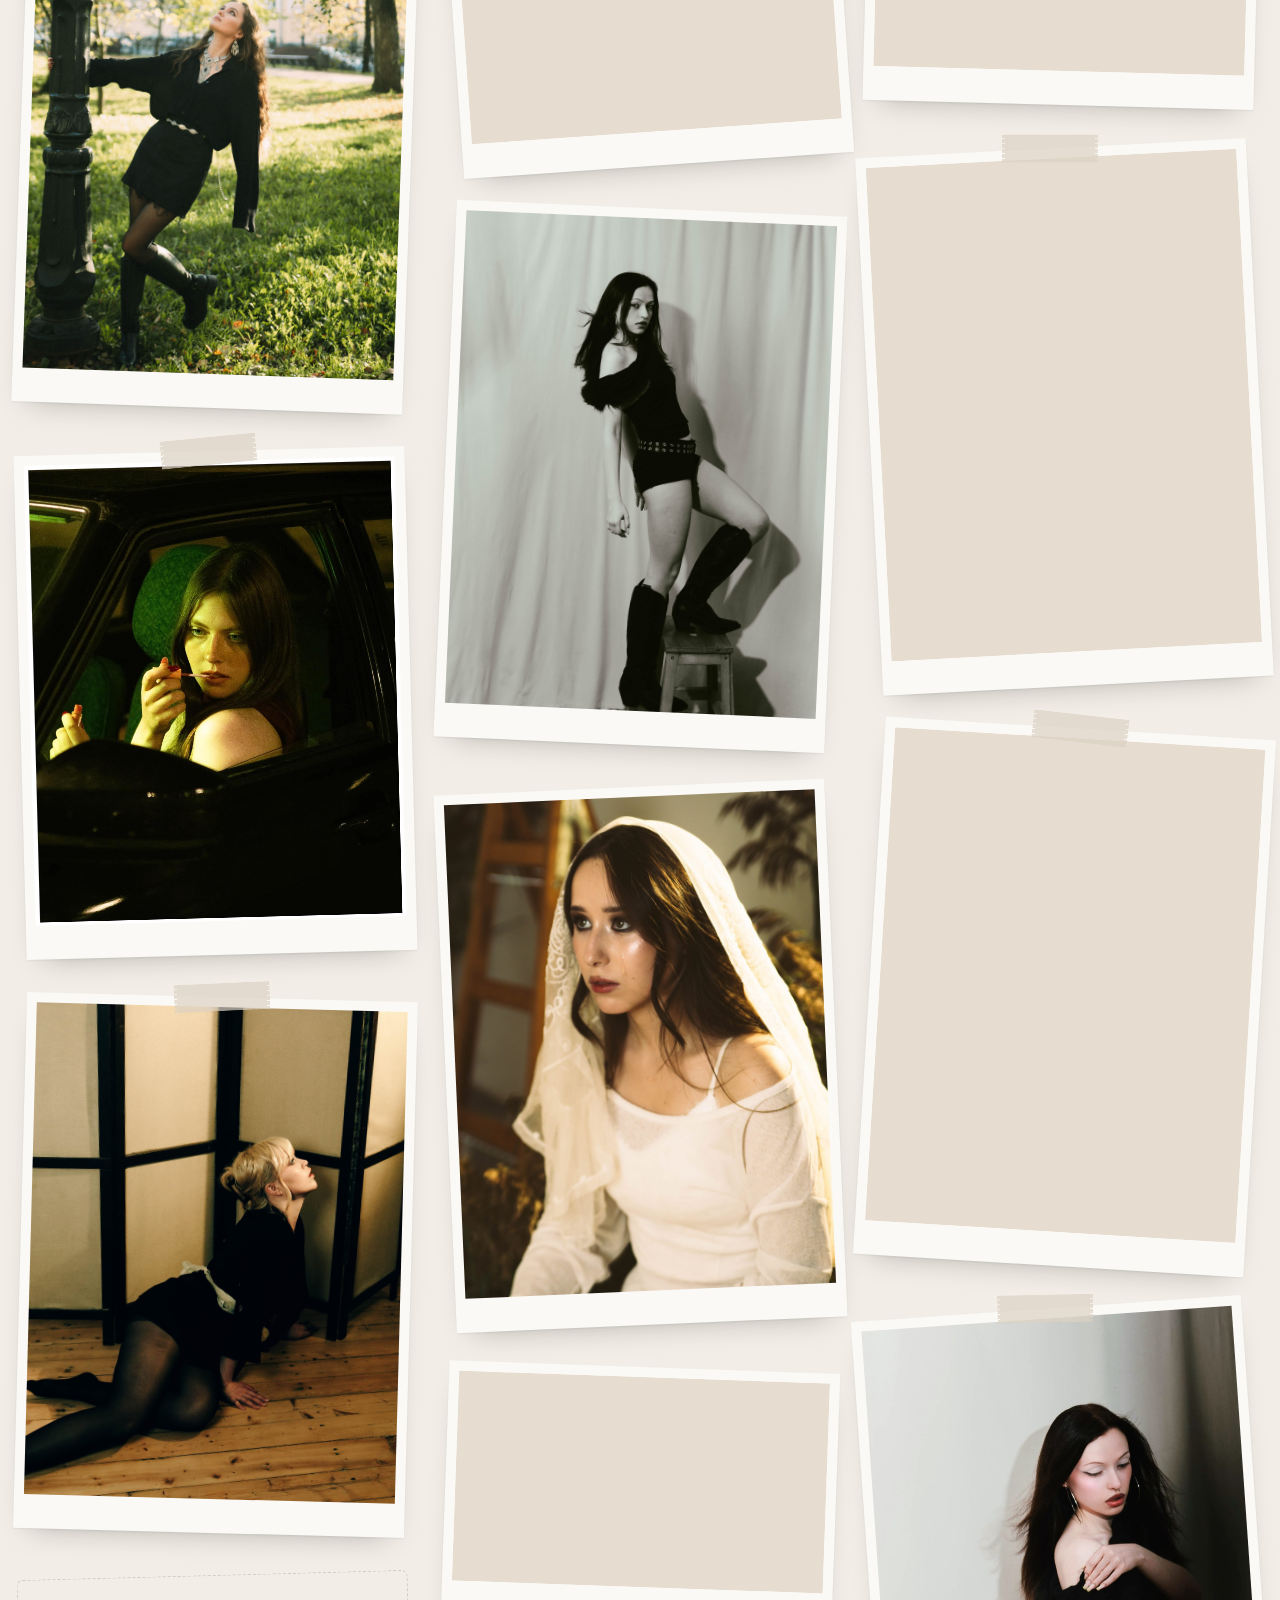
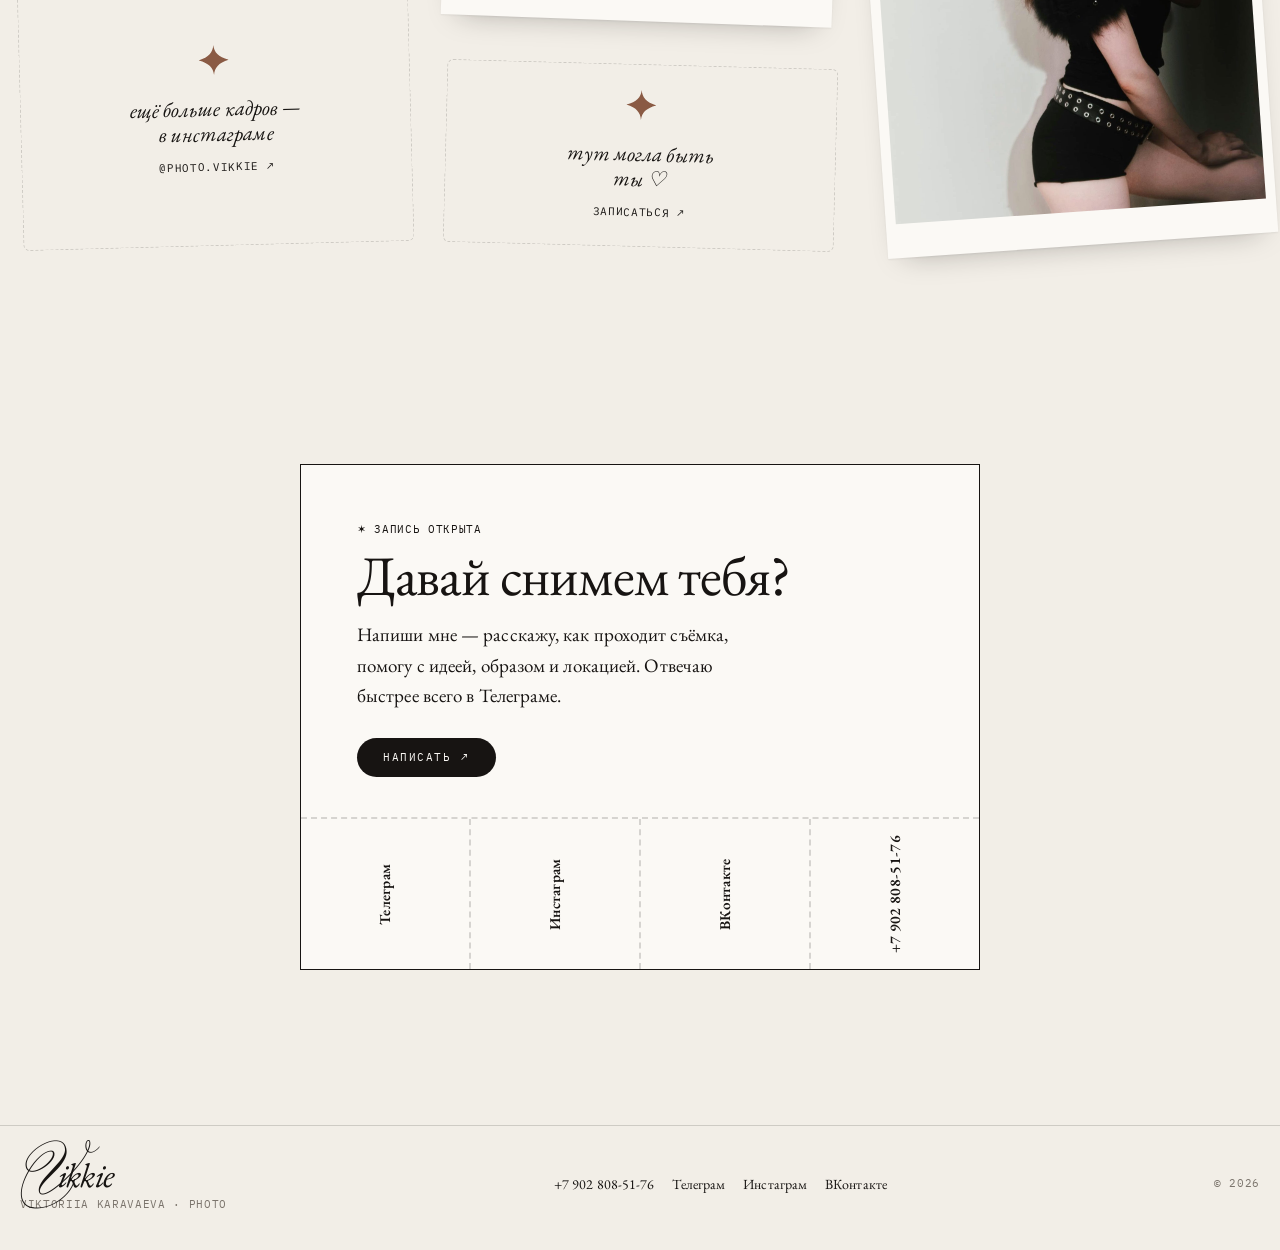
<file: portrait.html>
<!doctype html>
<html lang="ru" data-palette="powder">
<head>
  <meta charset="utf-8">
  <meta name="viewport" content="width=device-width, initial-scale=1">
  <title>Женский портрет — VIKKIE</title>
  <meta name="description" content="VIKKIE — фотограф Виктория Караваева. Женский портрет, свадьбы, love story и рекламная съёмка.">
  <link rel="icon" href="/assets/favicon.svg" type="image/svg+xml">
  <link rel="preconnect" href="https://fonts.googleapis.com">
  <link rel="preconnect" href="https://fonts.gstatic.com" crossorigin>
  <link href="https://fonts.googleapis.com/css2?family=EB+Garamond:ital,wght@0,400;0,500;1,400&family=IBM+Plex+Mono:wght@400&display=swap&subset=cyrillic" rel="stylesheet">
  <link href="https://fonts.googleapis.com/css2?family=Monsieur+La+Doulaise&display=swap" rel="stylesheet">
  <link rel="stylesheet" href="/assets/style.css">
  <script>try{var p=localStorage.getItem('vikkie-palette');if(p)document.documentElement.dataset.palette=p}catch(e){}</script>
</head>
<body data-page="gallery" data-cat="portrait">
  <div id="app" data-loading></div>
  <script src="/assets/site.js" defer></script>
</body>
</html>
</file>
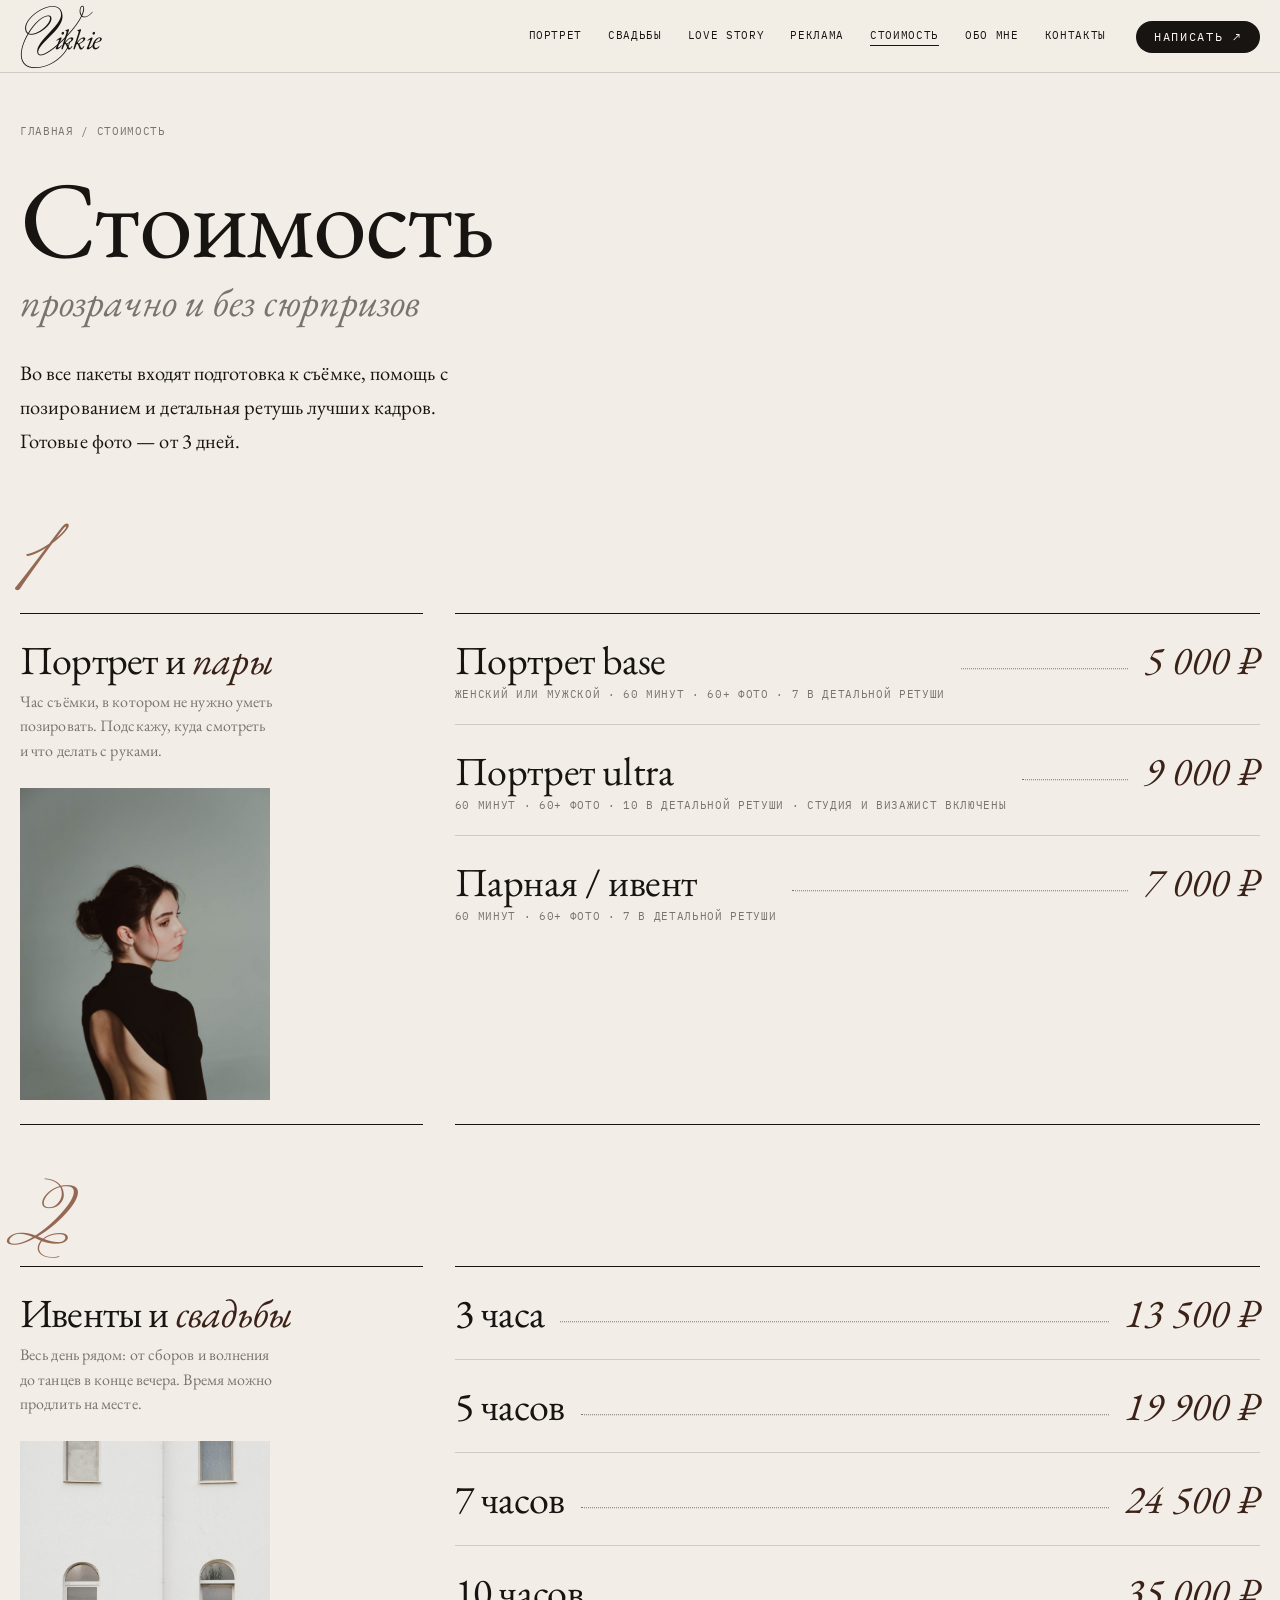
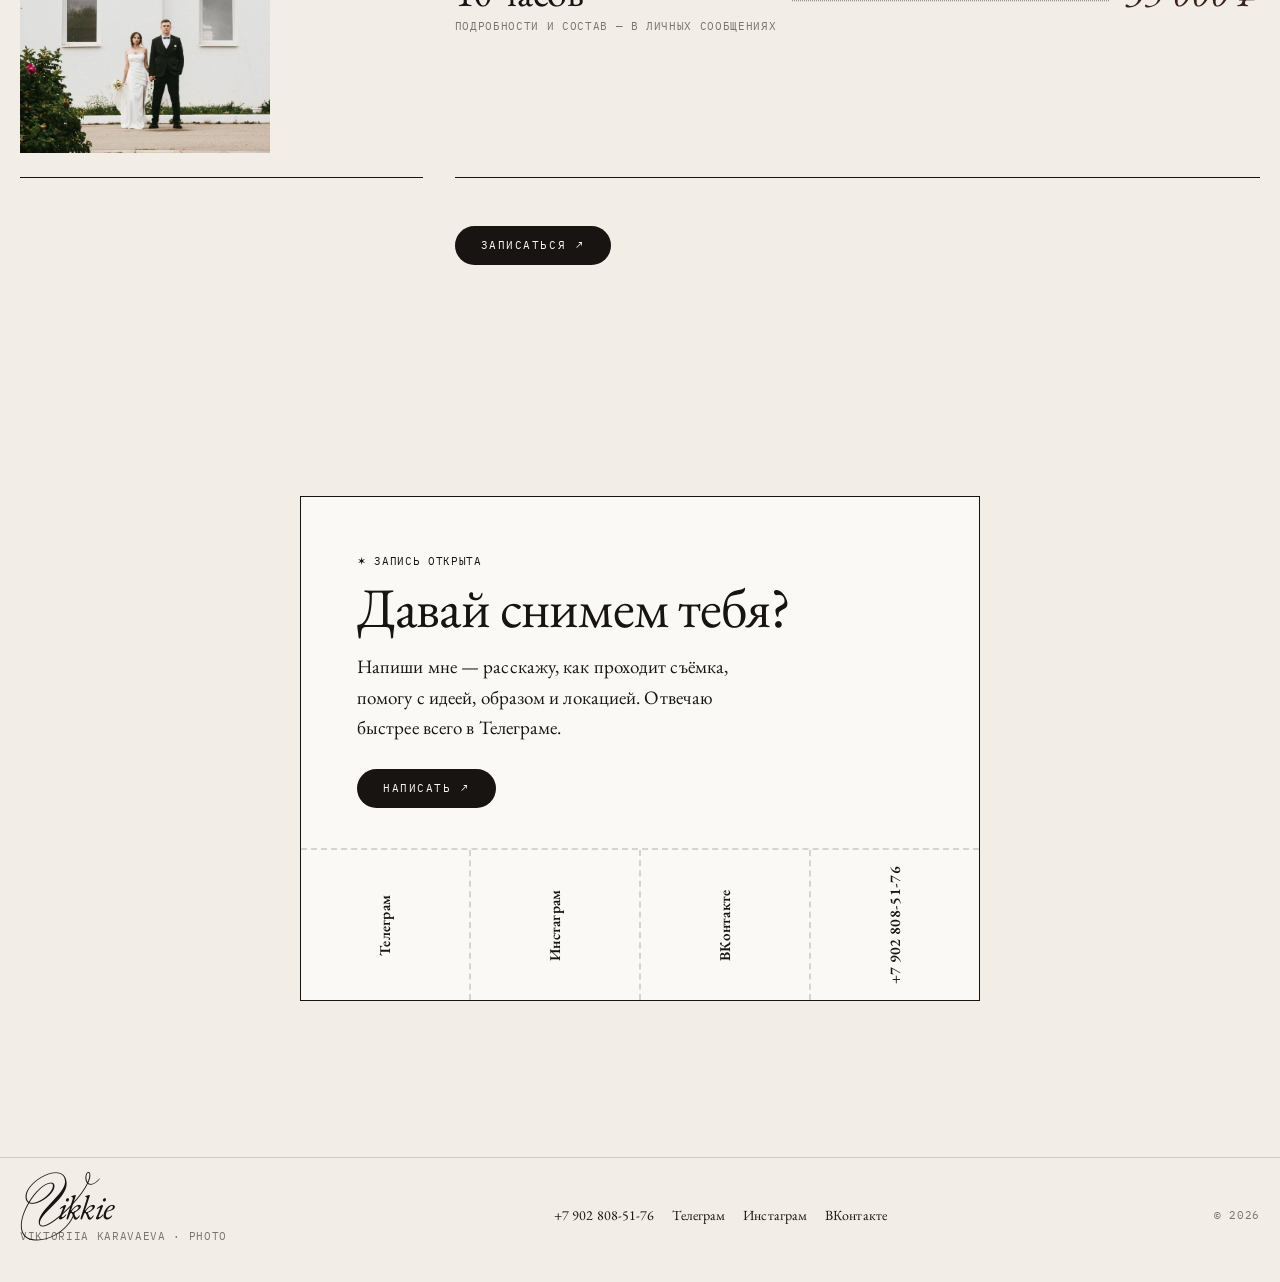
<file: prices.html>
<!doctype html>
<html lang="ru" data-palette="powder">
<head>
  <meta charset="utf-8">
  <meta name="viewport" content="width=device-width, initial-scale=1">
  <title>Стоимость — VIKKIE</title>
  <meta name="description" content="VIKKIE — фотограф Виктория Караваева. Женский портрет, свадьбы, love story и рекламная съёмка.">
  <link rel="icon" href="/assets/favicon.svg" type="image/svg+xml">
  <link rel="preconnect" href="https://fonts.googleapis.com">
  <link rel="preconnect" href="https://fonts.gstatic.com" crossorigin>
  <link href="https://fonts.googleapis.com/css2?family=EB+Garamond:ital,wght@0,400;0,500;1,400&family=IBM+Plex+Mono:wght@400&display=swap&subset=cyrillic" rel="stylesheet">
  <link href="https://fonts.googleapis.com/css2?family=Monsieur+La+Doulaise&display=swap" rel="stylesheet">
  <link rel="stylesheet" href="/assets/style.css">
  <script>try{var p=localStorage.getItem('vikkie-palette');if(p)document.documentElement.dataset.palette=p}catch(e){}</script>
</head>
<body data-page="prices">
  <div id="app" data-loading></div>
  <script src="/assets/site.js" defer></script>
</body>
</html>
</file>
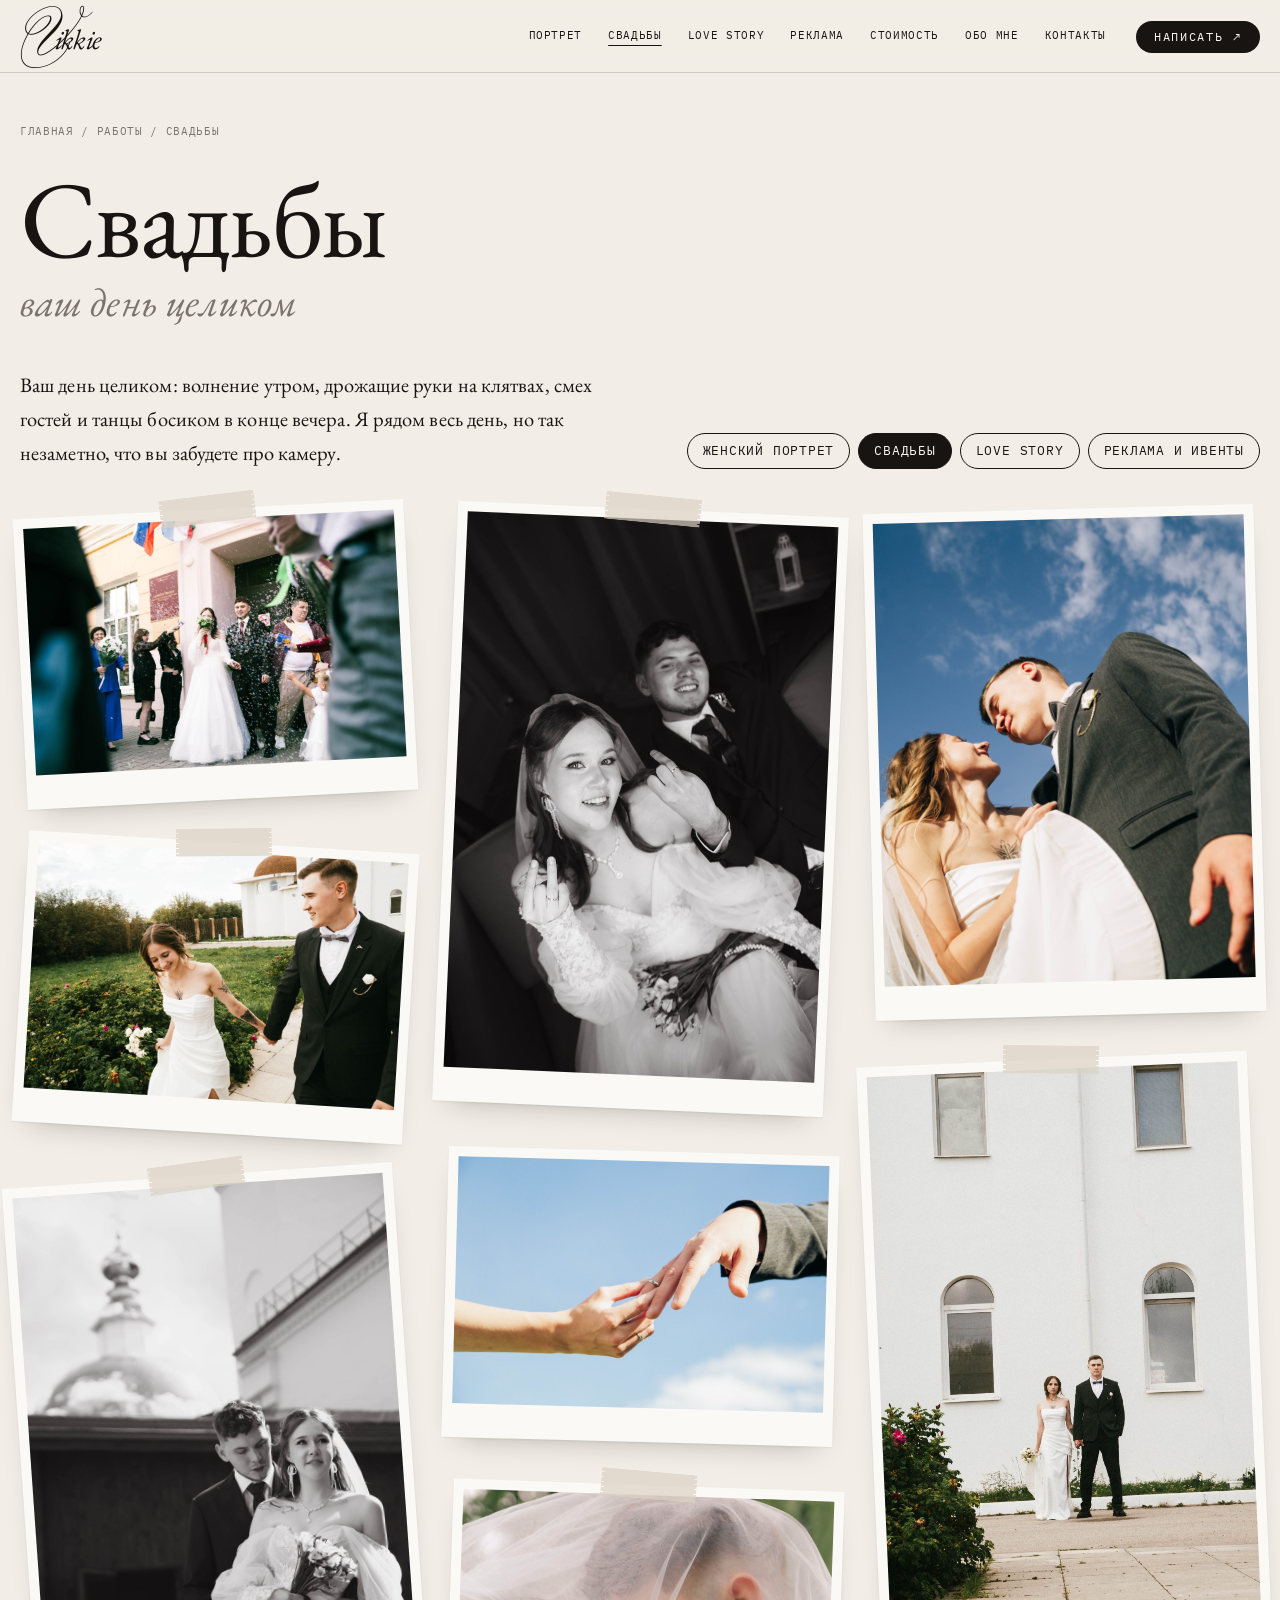
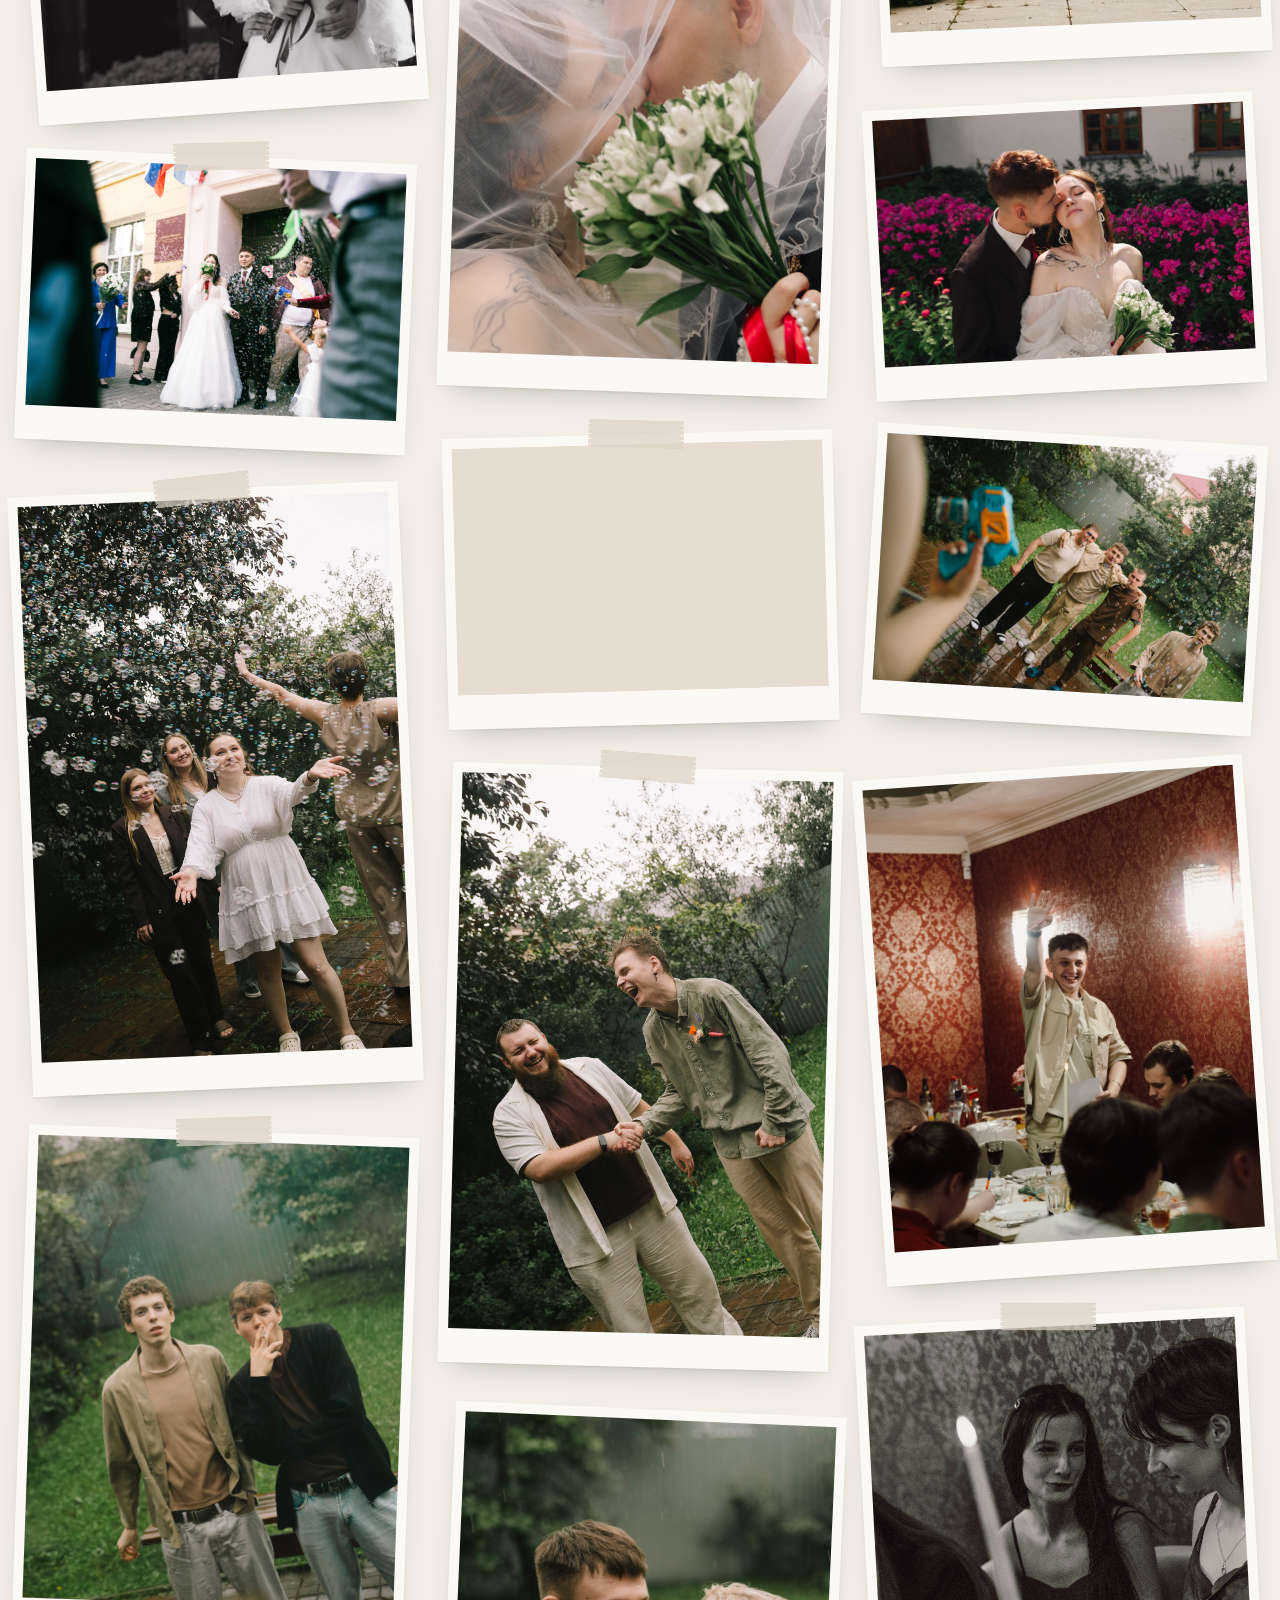
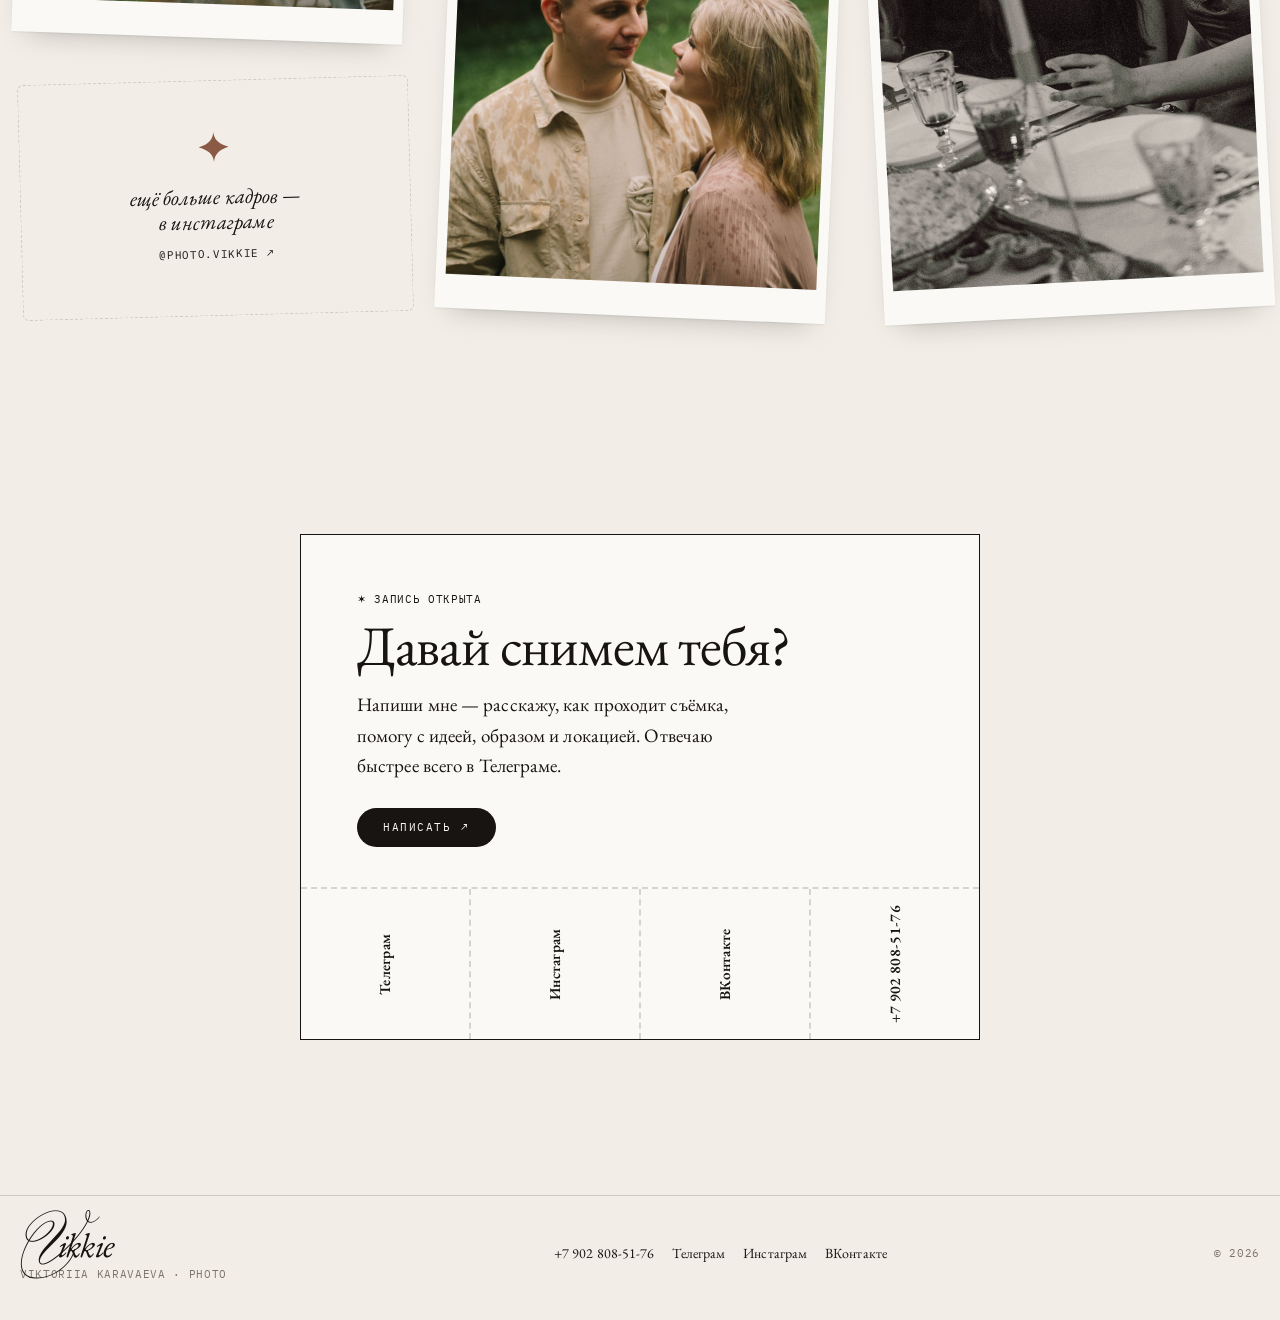
<file: wedding.html>
<!doctype html>
<html lang="ru" data-palette="powder">
<head>
  <meta charset="utf-8">
  <meta name="viewport" content="width=device-width, initial-scale=1">
  <title>Свадьбы — VIKKIE</title>
  <meta name="description" content="VIKKIE — фотограф Виктория Караваева. Женский портрет, свадьбы, love story и рекламная съёмка.">
  <link rel="icon" href="/assets/favicon.svg" type="image/svg+xml">
  <link rel="preconnect" href="https://fonts.googleapis.com">
  <link rel="preconnect" href="https://fonts.gstatic.com" crossorigin>
  <link href="https://fonts.googleapis.com/css2?family=EB+Garamond:ital,wght@0,400;0,500;1,400&family=IBM+Plex+Mono:wght@400&display=swap&subset=cyrillic" rel="stylesheet">
  <link href="https://fonts.googleapis.com/css2?family=Monsieur+La+Doulaise&display=swap" rel="stylesheet">
  <link rel="stylesheet" href="/assets/style.css">
  <script>try{var p=localStorage.getItem('vikkie-palette');if(p)document.documentElement.dataset.palette=p}catch(e){}</script>
</head>
<body data-page="gallery" data-cat="wedding">
  <div id="app" data-loading></div>
  <script src="/assets/site.js" defer></script>
</body>
</html>
</file>
<file: assets/style.css>
/* ═══════════════════════════════════════════════════════════
   VIKKIE — стили сайта
   Палитры переключаются атрибутом <html data-palette="...">
   (выбирается в админке: Тексты и контакты → Главная страница)
   ═══════════════════════════════════════════════════════════ */

:root {
  --paper: #F7F1E8;
  --paper-2: #FFFCF7;
  --ink: #1E1719;
  --muted: #6B5F61;
  --line: rgba(30, 23, 25, .14);

  /* палитра по умолчанию: пудра + бордо */
  --a: #F2A7BF;        /* главный акцент (заливки, леттеринг) */
  --a-soft: #FADDE6;   /* мягкие подложки */
  --a-deep: #7A1E3A;   /* кнопки и акцентный текст */
  --a-2: #EFE2D2;      /* второй цвет (скотч, стикеры) */

  /* Типографика: 2 семейства.
     Playfair Display — логотип, заголовки, курсивные акценты (контрастная антиква).
     Onest — весь читаемый текст, меню, кнопки, подписи (гротеск, сделанный под кириллицу). */
  --f-script: "Playfair Display", Georgia, serif;
  --f-serif: "Playfair Display", Georgia, serif;
  --f-sans: "Onest", system-ui, sans-serif;

  /* шкала отступов (кратно 8) */
  --s1: 8px; --s2: 16px; --s3: 24px; --s4: 32px; --s5: 48px; --s6: 64px; --s7: 96px;
  --f-mono: var(--f-sans);
  --f-hand: var(--f-serif);

  --shadow: 0 1px 2px rgba(30,23,25,.08), 0 10px 28px -8px rgba(30,23,25,.22);
  --radius: 4px;
  --wrap: 1240px;
}
[data-palette="sage"]      { --a:#F0A9C0; --a-soft:#F9DEE7; --a-deep:#4F6440; --a-2:#C9D6B0; }
[data-palette="raspberry"] { --a:#E2336E; --a-soft:#FBD3E0; --a-deep:#A3123F; --a-2:#FFE6EE; }
[data-palette="coral"]     { --a:#FF7B63; --a-soft:#FFDDD3; --a-deep:#C2381F; --a-2:#FFEBD6; }
[data-palette="lavender"]  { --a:#B9A0F3; --a-soft:#ECE4FF; --a-deep:#5B34B8; --a-2:#F6E9F2; }

*, *::before, *::after { box-sizing: border-box; }
html { scroll-behavior: smooth; }
body {
  margin: 0;
  background-color: var(--paper);
  /* бумажная фактура */
  background-image: url("data:image/svg+xml,%3Csvg xmlns='http://www.w3.org/2000/svg' width='240' height='240'%3E%3Cfilter id='n'%3E%3CfeTurbulence type='fractalNoise' baseFrequency='.85' numOctaves='3' stitchTiles='stitch'/%3E%3CfeColorMatrix values='0 0 0 0 .45 0 0 0 0 .38 0 0 0 0 .32 0 0 0 .09 0'/%3E%3C/filter%3E%3Crect width='100%25' height='100%25' filter='url(%23n)'/%3E%3C/svg%3E");
  color: var(--ink);
  font: 400 17px/1.7 var(--f-sans);
  -webkit-font-smoothing: antialiased;
  overflow-x: hidden;
}
img { max-width: 100%; display: block; }
a { color: inherit; }
button { font: inherit; color: inherit; }
::selection { background: var(--a); color: var(--ink); }

.wrap { width: min(100% - 32px, var(--wrap)); margin-inline: auto; }
.mono { font-family: var(--f-sans); font-size: 11px; font-weight: 600; letter-spacing: .16em; text-transform: uppercase; }
.wordmark { font-family: var(--f-serif); font-style: italic; font-weight: 400; line-height: .9; letter-spacing: -.03em; }
.script { font-family: var(--f-serif); font-style: italic; font-weight: 400; }
.hand { font-family: var(--f-serif); font-style: italic; font-weight: 400; }
.serif { font-family: var(--f-serif); }
.vlabel {
  writing-mode: vertical-rl; transform: rotate(180deg);
  font-family: var(--f-sans); font-size: 10px; font-weight: 600; letter-spacing: .3em; text-transform: uppercase; color: var(--muted);
}
.sr-only { position: absolute; width: 1px; height: 1px; overflow: hidden; clip: rect(0 0 0 0); }

/* ── Шапка ─────────────────────────────────────────────── */
.site-header {
  position: sticky; top: 0; z-index: 40;
  background: color-mix(in srgb, var(--paper) 88%, transparent);
  backdrop-filter: blur(8px);
  border-bottom: 1px solid var(--line);
}
.site-header .wrap { display: flex; align-items: center; gap: 20px; min-height: 64px; }
.logo { display: flex; align-items: center; gap: 6px; text-decoration: none; }
.logo .wordmark { font-size: 28px; color: var(--a-deep); line-height: 1; }
.logo svg { width: 16px; height: 16px; color: var(--a); }
.nav { display: flex; gap: 6px; margin-left: auto; flex-wrap: wrap; }
.nav a {
  font-family: var(--f-sans); font-size: 14px; font-weight: 500;
  text-decoration: none; padding: 6px 12px; border-radius: 999px; transition: background .2s;
}
.nav a:hover, .nav a[aria-current="page"] { background: var(--a-soft); }
.burger { display: none; margin-left: auto; background: none; border: 1px solid var(--line); border-radius: 999px; padding: 8px 14px; cursor: pointer; }
@media (max-width: 1020px) {
  .burger { display: block; }
  .nav { display: none; position: absolute; left: 0; right: 0; top: 100%; background: var(--paper-2); padding: 12px 16px 18px; border-bottom: 1px solid var(--line); flex-direction: column; }
  .nav.open { display: flex; }
  .site-header .write { display: none; }
}

/* ── Кнопки и меню «Написать» ─────────────────────────── */
.btn {
  display: inline-flex; align-items: center; gap: 10px;
  background: var(--a-deep); color: var(--paper-2);
  border: 0; border-radius: 999px; padding: 13px 24px;
  font: 600 13px/1 var(--f-sans); letter-spacing: .1em; text-transform: uppercase;
  text-decoration: none; cursor: pointer;
  box-shadow: 3px 3px 0 var(--a);
  transition: transform .15s, box-shadow .15s;
}
.btn:hover { transform: translate(-1px,-1px); box-shadow: 5px 5px 0 var(--a); }
.btn.small { padding: 10px 16px; font-size: 12px; }
.btn.ghost { background: transparent; color: var(--ink); border: 1.5px solid var(--ink); box-shadow: none; }
.write { position: relative; display: inline-block; }
.write-menu {
  position: absolute; z-index: 50; top: calc(100% + 10px); left: 0; min-width: 230px;
  background: var(--paper-2); border-radius: 10px; padding: 8px; box-shadow: var(--shadow);
  display: none; transform: rotate(-1deg);
}
.write.right .write-menu { left: auto; right: 0; }
.write.up .write-menu { top: auto; bottom: calc(100% + 10px); }
.write.open .write-menu { display: block; }
.write-menu a {
  display: flex; align-items: center; gap: 12px; padding: 11px 12px; border-radius: 8px;
  text-decoration: none; font-weight: 600;
}
.write-menu a:hover { background: var(--a-soft); }
.write-menu a span.mono { margin-left: auto; color: var(--muted); font-size: 10px; }
.write-menu .ico { width: 22px; height: 22px; flex: none; color: var(--a-deep); }

/* ── Декор: полароид, скотч, скрепка, звёзды, кольца ──── */
.polaroid {
  --r: 0deg;
  position: relative; margin: 0; background: var(--paper-2);
  padding: 12px 12px 40px; box-shadow: var(--shadow);
  transform: rotate(var(--r)); transition: transform .3s ease;
}
.polaroid img { width: 100%; height: auto; background: var(--a-soft); }
a.polaroid:hover, .polaroid.hoverable:hover { transform: rotate(0deg) scale(1.02); z-index: 3; }
.tape::before {
  content: ""; position: absolute; z-index: 2; top: -14px; left: 50%;
  width: 96px; height: 28px; transform: translateX(-50%) rotate(-4deg);
  background: color-mix(in srgb, var(--a-2) 75%, transparent);
  box-shadow: 0 1px 2px rgba(0,0,0,.06);
  -webkit-mask: linear-gradient(90deg, transparent 0 3px, #000 3px calc(100% - 3px), transparent 0) ,
    repeating-linear-gradient(180deg, #000 0 4px, transparent 4px 5px);
}
.tape.pink::before { background: color-mix(in srgb, var(--a) 55%, transparent); transform: translateX(-50%) rotate(3deg); }
.tape.corner::before { left: auto; right: -26px; top: 8px; transform: rotate(38deg); }
.clip { position: absolute; z-index: 3; top: -22px; left: 22px; width: 22px; height: 58px; color: #9a9294; }
.star { position: absolute; z-index: 4; color: var(--a); pointer-events: none; filter: drop-shadow(1px 1px 0 rgba(0,0,0,.08)); }
.star.deep { color: var(--a-deep); }
.star.spin { animation: spin 14s linear infinite; }
@keyframes spin { to { transform: rotate(360deg); } }

.rings {
  position: relative; height: 46px; display: flex; justify-content: space-around; align-items: center;
  padding-inline: 4%;
}
.rings::before { content: ""; position: absolute; left: 0; right: 0; top: 50%; height: 2px; background: linear-gradient(#cfc8c6, #aaa1a3); opacity: .7; }
.rings span {
  position: relative; width: 16px; height: 46px; border-radius: 10px;
  border: 3.5px solid #b9b1b3; border-left-color: #eeeae8; border-top-color: #e3dedc;
  box-shadow: inset -1px 0 0 rgba(0,0,0,.15), 1px 2px 3px rgba(0,0,0,.15);
}
.rings span::after { content: ""; position: absolute; left: 50%; bottom: -6px; transform: translateX(-50%); width: 10px; height: 10px; border-radius: 50%; background: rgba(30,23,25,.18); }

/* ── Общие заголовки ─────────────────────────────────── */
section { position: relative; }
.section { padding: clamp(64px, 9vw, 120px) 0; }
.h-big {
  font-family: var(--f-serif); font-weight: 400; letter-spacing: -.02em;
  font-size: clamp(38px, 5.6vw, 76px); line-height: 1.02; margin: 0;
}
.h-big .script { color: var(--a-deep); }
.h-serif { font-family: var(--f-serif); font-weight: 400; font-size: clamp(34px, 4.6vw, 60px); line-height: 1.08; margin: 0; letter-spacing: -.015em; }
.h-serif em { font-style: italic; color: var(--a-deep); }
.note { font-family: var(--f-serif); font-style: italic; font-weight: 400; font-size: 19px; line-height: 1.3; color: var(--a-deep); display: inline-block; }
.lead { font-size: clamp(18px, 1.7vw, 20px); line-height: 1.65; color: var(--ink); max-width: 58ch; }
.muted { color: var(--muted); }

/* ── HERO: яркий первый экран ───────────────────────────── */
.hero {
  position: relative; overflow: hidden; isolation: isolate;
  padding: var(--s6) 0 var(--s7);
  background: linear-gradient(180deg, color-mix(in srgb, var(--a-soft) 70%, var(--paper)) 0%, var(--paper) 100%);
}
/* мягкие цветные пятна, медленно плавают */
.hero .blob { position: absolute; z-index: -1; border-radius: 50%; filter: blur(60px); opacity: .75; animation: float 18s ease-in-out infinite alternate; }
.hero .b1 { width: 46vw; height: 46vw; max-width: 620px; max-height: 620px; background: var(--a); top: -14%; right: -8%; }
.hero .b2 { width: 30vw; height: 30vw; max-width: 420px; max-height: 420px; background: var(--a-2); bottom: -18%; left: 18%; animation-duration: 22s; }
.hero .b3 { width: 22vw; height: 22vw; max-width: 300px; max-height: 300px; background: color-mix(in srgb, var(--a-deep) 35%, var(--a)); top: 30%; left: -8%; opacity: .35; animation-duration: 26s; }
@keyframes float { to { transform: translate(4vw, 3vh) scale(1.08); } }

.hero .wrap { position: relative; display: grid; grid-template-columns: minmax(0, 1fr) minmax(0, 1fr); gap: var(--s6); align-items: center; min-height: min(78vh, 760px); }
.hero-text { position: relative; z-index: 2; }
.hero-kicker { display: inline-flex; gap: 10px; align-items: center; padding: 8px 14px; border-radius: 999px; background: color-mix(in srgb, var(--paper-2) 70%, transparent); color: var(--ink); }
.hero-kicker i { width: 8px; height: 8px; border-radius: 50%; background: var(--a-deep); box-shadow: 0 0 0 0 var(--a-deep); animation: pulse 2s infinite; }
@keyframes pulse { 70% { box-shadow: 0 0 0 10px transparent; } 100% { box-shadow: 0 0 0 0 transparent; } }
.hero-name { position: relative; margin: var(--s3) 0 0; font-size: inherit; font-weight: 400; }
.hero-name .wordmark {
  display: block; color: var(--a-deep); font-size: clamp(92px, 13.5vw, 196px); line-height: .9; margin-left: -.04em;
}
.hero-name .wordmark .ch { display: inline-block; transition: transform .35s cubic-bezier(.3,1.6,.5,1), color .3s; }
.hero-name .wordmark .ch:hover { transform: translateY(-.08em) rotate(-6deg); color: var(--a); }
.hero-name .full {
  display: block; margin-top: var(--s2);
  font-family: var(--f-sans); font-weight: 500; font-size: 13px; letter-spacing: .24em; text-transform: uppercase; color: var(--muted);
}
.hero-rot {
  margin: var(--s4) 0 var(--s2); font-family: var(--f-serif); font-size: clamp(26px, 2.8vw, 38px); line-height: 1.15;
}
.hero-rot .word {
  display: inline-block; font-style: italic; color: var(--a-deep);
  background: linear-gradient(transparent 62%, color-mix(in srgb, var(--a) 60%, transparent) 62%);
  padding: 0 .08em; transition: opacity .35s, transform .35s;
}
.hero-rot .word.out { opacity: 0; transform: translateY(.3em); }
.hero-tagline { max-width: 42ch; margin: 0 0 var(--s4); font-size: clamp(16px, 1.4vw, 18px); line-height: 1.65; color: var(--muted); }
.hero-actions { display: flex; flex-wrap: wrap; gap: var(--s2); align-items: center; }

/* колода полароидов: листается сама, по клику и наклоняется за курсором */
.deck-wrap { position: relative; perspective: 1200px; }
.deck {
  position: relative; width: min(100%, 420px); aspect-ratio: 4 / 5.6; margin-inline: auto;
  transform: rotateX(var(--ty, 0deg)) rotateY(var(--tx, 0deg)); transform-style: preserve-3d; transition: transform .2s ease-out;
  cursor: pointer;
}
.deck .card {
  position: absolute; inset: 0; margin: 0; padding: 14px 14px 56px; background: var(--paper-2); box-shadow: 0 2px 4px rgba(30,23,25,.08), 0 24px 50px -18px rgba(30,23,25,.45);
  transition: transform .7s cubic-bezier(.2,.8,.2,1), opacity .5s;
  will-change: transform;
}
.deck .card img { width: 100%; height: 100%; object-fit: cover; background: var(--a-soft); pointer-events: none; }
.deck .card .tag {
  position: absolute; left: 18px; bottom: 16px; font-family: var(--f-serif); font-style: italic; font-size: 20px; color: var(--a-deep);
}
.deck .card .num { position: absolute; right: 18px; bottom: 20px; }
.deck .card[data-pos="0"] { z-index: 5; transform: rotate(-2deg); }
.deck .card[data-pos="1"] { z-index: 4; transform: translate(26px, 14px) rotate(5deg); }
.deck .card[data-pos="2"] { z-index: 3; transform: translate(-24px, 24px) rotate(-8deg); }
.deck .card[data-pos="3"], .deck .card[data-pos="4"], .deck .card[data-pos="5"], .deck .card[data-pos="6"], .deck .card[data-pos="7"] { z-index: 1; transform: translate(0, 30px) rotate(0) scale(.94); opacity: 0; }
.deck .card.fly { z-index: 6; transform: translate(120%, -10%) rotate(18deg); opacity: 0; }
.deck .tape::before { top: -16px; }
.deck-hint { display: flex; justify-content: center; align-items: center; gap: var(--s2); margin-top: var(--s4); }
.deck-hint button {
  width: 44px; height: 44px; border-radius: 50%; border: 1.5px solid var(--ink); background: transparent; cursor: pointer; font-size: 18px;
  transition: background .2s, color .2s;
}
.deck-hint button:hover { background: var(--ink); color: var(--paper-2); }
.hero .spark { position: absolute; color: var(--a-deep); animation: twinkle 3s ease-in-out infinite; }
.hero .spark svg { width: 100%; height: 100%; }
@keyframes twinkle { 50% { transform: scale(.55) rotate(45deg); opacity: .5; } }

@media (max-width: 860px) {
  .hero { padding-top: var(--s4); }
  .hero .wrap { grid-template-columns: 1fr; min-height: 0; gap: var(--s5); }
  .deck { width: min(82%, 360px); }
}
@media (prefers-reduced-motion: reduce) { .hero .blob, .hero .spark, .hero-kicker i { animation: none; } }

/* бегущая строка */
.marquee {
  background: var(--a-deep); color: var(--paper-2);
  transform: rotate(-1.2deg); margin: -28px -10px 0; position: relative; z-index: 3; overflow: hidden; white-space: nowrap;
}
.marquee-track { display: inline-flex; gap: 40px; padding: 14px 0; animation: marquee 32s linear infinite; }
.marquee-track span { font-family: var(--f-serif); font-style: italic; font-size: clamp(20px, 2.6vw, 30px); display: inline-flex; align-items: center; gap: 40px; }
.marquee-track span::after { content: "✶"; font-style: normal; color: var(--a); font-size: .7em; }
@keyframes marquee { to { transform: translateX(-50%); } }

/* вступление: одна колонка, подпись → заголовок → текст, ровный ритм отступов */
.intro .wrap { max-width: 860px; }
.intro .mono { display: block; margin-bottom: var(--s2); }
.intro .h-serif { max-width: 18ch; }
.intro p { margin: var(--s3) 0 0; }

/* ── Избранное (masonry) ─────────────────────────────── */
.featured-head { display: flex; flex-wrap: wrap; align-items: end; justify-content: space-between; gap: 16px; margin-bottom: 54px; }
.masonry { columns: 3 280px; column-gap: 34px; }
.masonry > * { break-inside: avoid; margin-bottom: 42px; display: block; text-decoration: none; }
/* после загрузки фото JS раскладывает их по колонкам без пустот */
.masonry.is-laid { columns: auto; display: flex; gap: 34px; align-items: flex-start; }
.masonry.is-laid > .m-col { flex: 1 1 0; min-width: 0; display: flex; flex-direction: column; gap: 42px; }
.masonry.is-laid > .m-col > * { margin: 0; }
.m-fill {
  display: flex; flex-direction: column; align-items: center; justify-content: center; gap: 12px;
  min-height: 0; padding: 22px; text-align: center; text-decoration: none; color: var(--ink);
  border: 1.5px dashed color-mix(in srgb, var(--a-deep) 35%, transparent); border-radius: 6px;
  background: color-mix(in srgb, var(--a-soft) 55%, transparent);
  transform: rotate(var(--r, 0deg)); transition: background .2s, transform .3s;
}
.m-fill:hover { background: var(--a-soft); transform: rotate(0); }
.m-fill .fill-star { width: 30px; color: var(--a); }
.m-fill .fill-text { font-family: var(--f-serif); font-style: italic; font-size: 21px; line-height: 1.2; color: var(--a-deep); }
@media (max-height: 1px) { .m-fill { display: none; } }
.polaroid .cat-tag {
  position: absolute; z-index: 3; bottom: 14px; right: 14px; background: var(--a-soft); color: var(--a-deep);
  font-family: var(--f-mono); font-size: 10px; letter-spacing: .1em; text-transform: uppercase; padding: 4px 8px; border-radius: 99px;
}

/* ── Обо мне (тизер и страница) ───────────────────────── */
.about-card {
  position: relative; background: var(--paper-2); border-radius: 6px; box-shadow: var(--shadow);
  padding: clamp(28px, 5vw, 64px);
}
.about-grid { display: grid; grid-template-columns: 1.1fr .9fr; gap: clamp(30px, 5vw, 70px); align-items: center; }
.hi { display: flex; flex-wrap: wrap; align-items: center; gap: 4px 18px; }
.hi .h-big { font-size: clamp(40px, 6vw, 76px); }
.keys { display: flex; gap: 6px; transform: rotate(-4deg); }
.keys span {
  display: grid; place-items: center; width: clamp(34px, 4.4vw, 50px); aspect-ratio: 1;
  background: #fff; border-radius: 9px; font: 700 clamp(16px, 2vw, 22px)/1 var(--f-sans);
  box-shadow: inset 0 -4px 0 rgba(0,0,0,.08), 0 2px 0 #d9d2d0, 0 6px 12px -4px rgba(0,0,0,.25);
  transform: rotate(var(--k, 0deg)) translateY(var(--y, 0));
}
.keys span:nth-child(odd) { background: var(--a-soft); }
.about-text p { margin: 0 0 1em; }
.facts { display: flex; flex-wrap: wrap; gap: 10px; margin: 24px 0 30px; padding: 0; list-style: none; }
.facts li {
  font-family: var(--f-sans); font-size: 14px; line-height: 1.4;
  border: 1px solid var(--ink); border-radius: 999px; padding: 7px 14px; background: var(--paper);
}
.about-photo { position: relative; max-width: 380px; justify-self: center; width: 100%; }
.about-photo .polaroid { --r: 4deg; }
@media (max-width: 860px) { .about-grid { grid-template-columns: 1fr; } .about-photo { order: -1; max-width: 300px; } }

/* ── Категории (папки-разделители) ───────────────────── */
.cats-head { display: grid; grid-template-columns: 1fr auto; align-items: end; gap: 20px; margin-bottom: 60px; }
.cats { display: grid; grid-template-columns: repeat(4, 1fr); gap: 26px; }
.cat {
  position: relative; display: block; text-decoration: none;
  background: var(--paper-2); border-radius: 0 10px 10px 10px; padding: 14px 14px 22px;
  box-shadow: var(--shadow); transition: transform .3s;
}
.cat:nth-child(1) { transform: rotate(-2deg); }
.cat:nth-child(2) { transform: rotate(1.5deg) translateY(40px); }
.cat:nth-child(3) { transform: rotate(-1deg) translateY(-10px); }
.cat:nth-child(4) { transform: rotate(2.5deg) translateY(30px); }
.cat:hover { transform: rotate(0) translateY(-6px); }
.cat .tab {
  position: absolute; top: -30px; left: 0; height: 30px; padding: 6px 16px 0;
  background: var(--paper-2); border-radius: 10px 10px 0 0;
  font-family: var(--f-sans); font-size: 10px; font-weight: 600; letter-spacing: .16em; text-transform: uppercase;
}
.cat:nth-child(even) .tab { background: var(--a-soft); left: 30%; }
.cat .cover { aspect-ratio: 4/5; overflow: hidden; background: var(--a-soft); }
.cat .cover img { width: 100%; height: 100%; object-fit: cover; transition: transform .6s; }
.cat:hover .cover img { transform: scale(1.05); }
.cat h3 { font-family: var(--f-serif); font-weight: 400; font-size: 28px; line-height: 1.05; margin: 18px 0 4px; }
.cat .hand { color: var(--a-deep); font-size: 18px; }
.cat .more { display: block; margin-top: 12px; }
@media (max-width: 1000px) { .cats { grid-template-columns: repeat(2, 1fr); row-gap: 70px; } .cat:nth-child(n) { transform: rotate(0); } }
@media (max-width: 520px) { .cats { grid-template-columns: 1fr; } .cats-head { grid-template-columns: 1fr; } }

/* ── Как проходит съёмка ─────────────────────────────── */
.process { background: var(--a-soft); padding-block: 0 clamp(64px, 8vw, 110px); }
.process .rings { transform: translateY(-23px); }
.steps { display: grid; grid-template-columns: repeat(4, 1fr); gap: 32px; margin: 48px 0 0; padding: 0; list-style: none; }
.step { position: relative; }
.step .n { font-family: var(--f-sans); font-size: 13px; display: flex; align-items: center; }
.step .n b { flex: none; display: grid; place-items: center; width: 40px; height: 40px; border-radius: 50%; background: var(--paper-2); font-weight: 600; box-shadow: 0 0 0 1.5px color-mix(in srgb, var(--a-deep) 25%, transparent); }
/* пунктир от номера до следующего номера со стрелкой на конце */
.step .n .link { position: relative; flex: 1; height: 0; margin: 0 -24px 0 10px; border-top: 1.5px dashed color-mix(in srgb, var(--a-deep) 55%, transparent); }
.step .n .link::after { content: ""; position: absolute; right: 0; top: -5.5px; width: 9px; height: 9px; border-top: 1.5px solid var(--a-deep); border-right: 1.5px solid var(--a-deep); transform: rotate(45deg); }
.step h3 { font-family: var(--f-serif); font-weight: 400; font-size: 24px; line-height: 1.1; margin: 14px 0 8px; }
.step p { margin: 0; font-size: 15px; line-height: 1.6; }
@media (max-width: 900px) { .steps { grid-template-columns: 1fr 1fr; row-gap: 40px; } .step .n .link { display: none; } }
@media (max-width: 520px) { .steps { grid-template-columns: 1fr; } }

/* ── Контакты: объявление с отрывными листочками ─────── */
.contact .wrap { display: grid; place-items: center; }
.flyer {
  position: relative; width: min(100%, 680px); background: var(--a);
  padding: clamp(32px, 5vw, 56px) clamp(24px, 5vw, 56px) 0; transform: rotate(-1.5deg);
  box-shadow: 0 2px 3px rgba(0,0,0,.08), 0 24px 40px -18px rgba(30,23,25,.4);
}
.flyer .pin { position: absolute; top: 14px; left: 50%; transform: translateX(-50%); width: 18px; height: 18px; border-radius: 50%; background: radial-gradient(circle at 35% 35%, #fff 0 15%, #c9c1c3 40%, #7d7476); box-shadow: 0 3px 4px rgba(0,0,0,.3); }
.flyer h2 { font-family: var(--f-serif); font-weight: 400; font-size: clamp(36px, 5vw, 56px); line-height: 1; margin: 10px 0 16px; letter-spacing: -.015em; color: var(--ink); }
.flyer p { max-width: 46ch; margin: 0 0 26px; }
.flyer .btn { background: var(--ink); box-shadow: 3px 3px 0 var(--paper-2); }
.tabs { display: flex; margin: 40px calc(-1 * clamp(24px, 5vw, 56px)) 0; border-top: 2px dashed rgba(30,23,25,.35); }
.tabs a {
  flex: 1; min-width: 0; height: 150px; display: flex; align-items: center; justify-content: center;
  border-left: 2px dashed rgba(30,23,25,.25); text-decoration: none;
  writing-mode: vertical-rl; transform: rotate(180deg);
  font-family: var(--f-sans); font-size: 15px; font-weight: 600; letter-spacing: .02em; color: var(--ink);
  background: var(--a); cursor: pointer; transition: background .2s;
}
.tabs a:last-child { border-left: 0; }
.tabs a:hover, .tabs a:focus-visible { background: var(--a-soft); outline: none; }
@media (max-width: 520px) { .tabs a { height: 136px; font-size: 13px; } }

/* ── Подвал ─────────────────────────────────────────── */
.site-footer { border-top: 1px solid var(--line); padding: 28px 0 36px; margin-top: 40px; }
.site-footer .wrap { display: flex; flex-wrap: wrap; gap: 16px 30px; align-items: center; justify-content: space-between; }
.site-footer .wordmark { font-size: 34px; color: var(--a-deep); }
.site-footer nav { font-size: 14px; }
.site-footer nav { display: flex; flex-wrap: wrap; gap: 6px 18px; }
.site-footer a { text-decoration: none; }
.site-footer a:hover { text-decoration: underline; }

/* ── Страница категории ──────────────────────────────── */
.page-head { padding: 50px 0 40px; position: relative; overflow: hidden; }
.crumbs { color: var(--muted); }
.crumbs a { text-decoration: none; }
.page-title { position: relative; margin: 26px 0 10px; }
.page-title h1 { font-family: var(--f-serif); font-weight: 400; font-size: clamp(48px, 8.5vw, 116px); line-height: .95; letter-spacing: -.02em; margin: 0; }
.page-title .script { display: block; margin: 10px 0 0 clamp(0px, 6vw, 120px); color: var(--a-deep); font-size: clamp(24px, 3.4vw, 40px); line-height: 1.1; }
.page-desc { display: grid; grid-template-columns: 1fr 1fr; gap: 30px; margin-top: 44px; align-items: end; }
.cat-switch { display: flex; flex-wrap: wrap; gap: 8px; justify-content: flex-end; }
.cat-switch a { text-decoration: none; border: 1px solid var(--ink); border-radius: 999px; padding: 7px 15px; font-family: var(--f-sans); font-size: 13px; font-weight: 500; }
.cat-switch a[aria-current="page"], .cat-switch a:hover { background: var(--a); border-color: var(--a); }
@media (max-width: 760px) { .page-desc { grid-template-columns: 1fr; } .cat-switch { justify-content: flex-start; } }
.gallery { padding-bottom: 60px; }
.gallery .polaroid { cursor: zoom-in; border: 0; width: 100%; text-align: left; }
.empty { text-align: center; padding: 60px 0; }

/* лайтбокс */
.lightbox { position: fixed; inset: 0; z-index: 100; background: rgba(247, 241, 232, .96); display: none; align-items: center; justify-content: center; padding: 60px 70px; }
.lightbox.open { display: flex; }
.lightbox figure { margin: 0; background: var(--paper-2); padding: 14px 14px 10px; box-shadow: var(--shadow); max-height: 100%; display: flex; flex-direction: column; }
.lightbox img { max-height: calc(100vh - 190px); max-width: min(1100px, calc(100vw - 140px)); width: auto; object-fit: contain; }
.lightbox figcaption { font-family: var(--f-serif); font-style: italic; font-size: 20px; padding-top: 6px; min-height: 30px; }
.lb-btn { position: absolute; background: var(--paper-2); border: 1px solid var(--line); border-radius: 50%; width: 48px; height: 48px; font-size: 20px; cursor: pointer; display: grid; place-items: center; }
.lb-btn:hover { background: var(--a-soft); }
.lb-close { top: 16px; right: 16px; }
.lb-prev { left: 12px; top: 50%; transform: translateY(-50%); }
.lb-next { right: 12px; top: 50%; transform: translateY(-50%); }
.lb-count { position: absolute; bottom: 18px; left: 50%; transform: translateX(-50%); }
@media (max-width: 600px) { .lightbox { padding: 70px 10px; } .lightbox img { max-width: calc(100vw - 48px); } .lb-prev, .lb-next { top: auto; bottom: 10px; transform: none; } }

/* ── Палитры (демо-страница) ─────────────────────────── */
.swatches { display: grid; grid-template-columns: repeat(auto-fit, minmax(210px, 1fr)); gap: 30px; margin-top: 40px; }
.swatch { background: var(--paper-2); padding: 12px 12px 18px; box-shadow: var(--shadow); text-decoration: none; display: block; transition: transform .25s; }
.swatch:nth-child(odd) { transform: rotate(-1.5deg); } .swatch:nth-child(even) { transform: rotate(1.5deg); }
.swatch:hover { transform: rotate(0) translateY(-6px); }
.swatch .chip { height: 170px; background: var(--a); position: relative; padding: 14px; display: flex; flex-direction: column; justify-content: flex-end; }
.swatch .chip .wordmark { font-size: 64px; color: var(--paper-2); }
.swatch .row { display: flex; height: 34px; }
.swatch .row i { flex: 1; }
.swatch h3 { font-family: var(--f-serif); font-weight: 400; font-size: 24px; margin: 14px 0 2px; }

/* загрузка */
[data-loading] { opacity: 0; }
.fade-in { animation: fade .7s ease both; }
@keyframes fade { from { opacity: 0; transform: translateY(14px); } to { opacity: 1; transform: none; } }
@media (prefers-reduced-motion: reduce) { *, *::before, *::after { animation: none !important; transition: none !important; } }

/* ── Логотип-микс: каллиграфическая «V» + смелый курсив Playfair ── */
.wordmark { display: inline-flex; align-items: baseline; white-space: nowrap; }
.wm-v {
  font-family: "Monsieur La Doulaise", "Playfair Display", cursive; font-style: normal; font-weight: 400;
  font-size: 1.9em; line-height: .5; color: var(--a);
  margin-right: -.26em; position: relative; z-index: 0; transform: translateY(.06em) rotate(-4deg);
  text-shadow: .02em .02em 0 color-mix(in srgb, var(--a-deep) 25%, transparent);
}
.wm-rest { position: relative; z-index: 1; font-family: var(--f-serif); font-style: italic; font-weight: 500; color: var(--a-deep); letter-spacing: -.035em; }
.hero-name .wordmark { padding-left: .12em; }
.hero-name .wm-v { font-size: 2em; }
.logo .wordmark { font-size: 26px; }
.logo .wm-v { font-size: 2.1em; margin-right: -.3em; }
.site-footer .wm-v { margin-right: -.3em; }
.swatch .chip .wm-rest { color: var(--paper-2); }
.swatch .chip .wm-v { color: var(--a-deep); }.hero-name { margin-top: clamp(40px, 6vw, 72px); }
.hero-name .full { margin-top: clamp(20px, 2.4vw, 32px); }.hero-name .wm-v { transform: translateY(-.04em) rotate(-4deg); }
.hero-name .full { margin-top: clamp(40px, 4.6vw, 64px); }.hero-name .full { margin-top: clamp(14px, 1.6vw, 22px); padding-left: var(--rest-x, 0px); }
/* ── Палитры: «эспрессо» по умолчанию (слоновая кость, шоколад, терракота) ── */
:root, [data-palette="espresso"] {
  --paper: #F5EFE6; --paper-2: #FCF9F4; --ink: #1F1714; --muted: #6E625B; --line: rgba(31,23,20,.14);
  --a: #C0714F; --a-soft: #EADCC9; --a-deep: #4A2A1F; --a-2: #D8C2A3;
}
[data-palette="olive"] { --paper: #F3F0E6; --a: #8C8A4E; --a-soft: #E3E0CC; --a-deep: #3E2E22; --a-2: #CFC6A8; }
[data-palette="powder"] { --paper: #F7F1E8; --a: #F2A7BF; --a-soft: #FADDE6; --a-deep: #7A1E3A; --a-2: #EFE2D2; }
::selection { background: var(--a); color: var(--paper-2); }
.hero .b1 { opacity: .45; }
.hero .b3 { opacity: .25; }

/* ── Серия-коллаж: огромная каллиграфия поверх разбросанных кадров ── */
.spotlight { overflow: hidden; }
.sp-meta { display: flex; justify-content: space-between; gap: var(--s2); color: var(--muted); border-bottom: 1px solid var(--line); padding-bottom: var(--s2); }
.sp-stage { position: relative; height: clamp(520px, 62vw, 820px); margin-top: var(--s4); }
.sp-ph { position: absolute; margin: 0; background: var(--paper-2); padding: 8px; box-shadow: var(--shadow); transition: transform .5s cubic-bezier(.2,.8,.2,1); }
.sp-ph img { width: 100%; height: 100%; object-fit: cover; }
.sp-ph:hover { transform: scale(1.04) rotate(0deg) !important; z-index: 6; }
.sp-ph1 { width: 26%; aspect-ratio: 4/5; left: 2%; top: 6%; transform: rotate(-3deg); }
.sp-ph2 { width: 22%; aspect-ratio: 4/5; left: 30%; top: 34%; transform: rotate(2deg); z-index: 2; }
.sp-ph3 { width: 24%; aspect-ratio: 4/5; right: 22%; top: 2%; transform: rotate(-1.5deg); }
.sp-ph4 { width: 20%; aspect-ratio: 4/5; right: 2%; top: 38%; transform: rotate(3deg); z-index: 2; }
.sp-title { position: absolute; inset: 0; margin: 0; z-index: 4; pointer-events: none; font-weight: 400; color: var(--a-deep); mix-blend-mode: multiply; }
.sp-title span { position: absolute; font-family: "Monsieur La Doulaise", "Playfair Display", cursive; line-height: .8; white-space: nowrap; }
.sp-a { font-size: clamp(120px, 20vw, 290px); left: 14%; top: 4%; }
.sp-b { font-size: clamp(120px, 20vw, 290px); right: 6%; bottom: 0; }
.sp-cross { position: absolute; width: 22px; height: 22px; z-index: 5; }
.sp-cross::before, .sp-cross::after { content: ""; position: absolute; background: var(--ink); }
.sp-cross::before { left: 50%; top: 0; bottom: 0; width: 1px; } .sp-cross::after { top: 50%; left: 0; right: 0; height: 1px; }
.sp-cross.c1 { left: 0; top: 50%; } .sp-cross.c2 { right: 0; top: 0; } .sp-cross.c3 { left: 56%; bottom: 4%; }
.sp-foot { display: flex; flex-wrap: wrap; justify-content: space-between; align-items: end; gap: var(--s3); border-top: 1px solid var(--line); padding-top: var(--s3); margin-top: var(--s4); }
.sp-foot p { margin: 0; max-width: 52ch; color: var(--muted); }
@media (max-width: 760px) {
  .sp-stage { height: auto; display: grid; grid-template-columns: 1fr 1fr; gap: var(--s2); padding: 70px 0 60px; }
  .sp-ph { position: relative; inset: auto; width: auto !important; }
  .sp-a { left: 0; top: 0; font-size: 96px; } .sp-b { right: 0; bottom: 0; font-size: 96px; }
}

/* ── Сотрудничество ── */
.clients .wrap { max-width: 980px; }
.clients .mono { display: block; margin-bottom: var(--s2); }
.cl-list { list-style: none; margin: var(--s5) 0 0; padding: 0; border-top: 1px solid var(--ink); }
.cl-list li { display: grid; grid-template-columns: minmax(0, 1fr) minmax(0, 1fr); gap: var(--s3); align-items: baseline; padding: var(--s3) 0; border-bottom: 1px solid var(--line); transition: padding .3s, color .3s; }
.cl-list li:hover { padding-left: var(--s2); color: var(--a-deep); }
.cl-name { font-family: var(--f-serif); font-size: clamp(32px, 4.6vw, 60px); line-height: 1; letter-spacing: -.02em; }
.cl-list li:nth-child(even) .cl-name { font-style: italic; }
.cl-note { color: var(--muted); font-size: 15px; }
@media (max-width: 600px) { .cl-list li { grid-template-columns: 1fr; gap: 6px; } }
/* ════════════════════════════════════════════════════════════
   РЕДАКЦИОННЫЙ СЛОЙ (по референсам): каллиграфия + антиква + моно.
   Тихая палитра: слоновая кость, чернила, один глубокий акцент.
   Без градиентов, цветных пятен и «детских» заливок.
   ════════════════════════════════════════════════════════════ */
:root, [data-palette] {
  --paper: #F2EEE7; --paper-2: #FBF9F5; --ink: #171412; --muted: #7B746C; --line: rgba(23,20,18,.16);
  --a: #8A5A44; --a-soft: #E6DDD0; --a-deep: #3B2219; --a-2: #DCD2C3;
  --f-script: "Monsieur La Doulaise", cursive;
  --f-serif: "EB Garamond", "Cormorant Garamond", Georgia, serif;
  --f-sans: "EB Garamond", Georgia, serif;
  --f-mono: "IBM Plex Mono", ui-monospace, monospace;
  --shadow: 0 1px 2px rgba(23,20,18,.06), 0 14px 30px -18px rgba(23,20,18,.35);
}
[data-palette="olive"] { --a: #6F6A3E; --a-deep: #2F2A1C; }
body { background-image: none; font: 400 19px/1.6 var(--f-serif); letter-spacing: .005em; }
::selection { background: var(--ink); color: var(--paper); }
.mono, .nav a, .btn, .cat .tab, .cat-switch a, .facts li, .step .n, .write-menu a span.mono, .cl-note, .crumbs, .hero-name .full {
  font-family: var(--f-mono); font-weight: 400; letter-spacing: .06em; text-transform: uppercase;
}
.mono { font-size: 11px; }
.muted { color: var(--muted); }

/* шапка */
.site-header { background: color-mix(in srgb, var(--paper) 92%, transparent); }
.site-header .wrap { min-height: 72px; }
.nav a { font-size: 11px; padding: 6px 10px; border-radius: 0; }
.nav a:hover, .nav a[aria-current="page"] { background: none; text-decoration: underline; text-underline-offset: 6px; }
.logo svg { display: none; }

/* кнопки: тонкие, без цветных теней */
.btn { background: var(--ink); color: var(--paper-2); box-shadow: none; border-radius: 999px; padding: 14px 26px; font-size: 11px; letter-spacing: .14em; }
.btn:hover { transform: none; box-shadow: none; background: var(--a-deep); }
.btn.ghost { background: transparent; color: var(--ink); border: 1px solid var(--ink); }
.btn.ghost:hover { background: var(--ink); color: var(--paper-2); }
.btn.small { padding: 10px 18px; }

/* логотип */
.wordmark { color: var(--ink); }
.wm-v { color: var(--ink); text-shadow: none; }
.wm-rest { font-family: var(--f-serif); font-style: italic; font-weight: 400; color: var(--ink); letter-spacing: -.02em; }
.logo .wordmark { font-size: 28px; }

/* ── HERO ── */
.hero { background: none; padding: var(--s4) 0 var(--s6); text-align: center; isolation: auto; }
.hero .blob, .hero .spark { display: none; }
.hero .wrap { display: block; min-height: 0; }
.hero-meta { display: flex; justify-content: space-between; color: var(--muted); border-bottom: 1px solid var(--line); padding-bottom: var(--s2); }
.hero-meta .live { display: inline-flex; align-items: center; gap: 8px; color: var(--ink); }
.hero-meta .live i { width: 7px; height: 7px; border-radius: 50%; background: var(--a); animation: pulse 2s infinite; }
.hero-name { margin: clamp(28px, 4vw, 56px) 0 0; display: flex; justify-content: center; }
.hero-name .wordmark { padding: 0; font-size: clamp(84px, 12.5vw, 190px); line-height: 1; }
.hero-name .wm-v { font-size: 2.05em; line-height: .4; margin-right: -.22em; transform: translateY(.08em); }
.hero-name .wordmark .ch:hover { color: var(--a); }
.hero-sub { display: grid; grid-template-columns: 1fr auto 1fr; align-items: baseline; gap: var(--s3); margin: var(--s3) 0 var(--s4); }
.hs-left { text-align: left; font-style: italic; font-size: 20px; }
.hs-mid { font-size: clamp(22px, 2.4vw, 30px); }
.hs-mid .word { font-style: italic; color: var(--a); transition: opacity .35s, transform .35s; display: inline-block; }
.hs-mid .word.out { opacity: 0; transform: translateY(.3em); }
.hs-right { text-align: right; color: var(--muted); }

/* лента кадров */
.strip { position: relative; }
.strip-track { display: flex; gap: 24px; overflow-x: auto; scroll-snap-type: x mandatory; scrollbar-width: none; padding-bottom: 4px; }
.strip-track::-webkit-scrollbar { display: none; }
.strip-item { flex: 0 0 calc((100% - 48px) / 3); scroll-snap-align: start; text-decoration: none; text-align: left; }
.strip-item img { width: 100%; aspect-ratio: 4 / 5; object-fit: cover; transition: filter .5s; filter: saturate(.9); }
.strip-item:hover img { filter: saturate(1.05); }
.strip-item span { display: block; margin-top: 10px; color: var(--muted); }
.strip-btn { position: absolute; top: calc(50% - 24px); width: 48px; height: 48px; border-radius: 50%; border: 1px solid var(--ink); background: var(--paper-2); cursor: pointer; font-size: 18px; transition: background .2s, color .2s; }
.strip-btn:hover { background: var(--ink); color: var(--paper-2); }
.strip-btn.prev { left: -24px; } .strip-btn.next { right: -24px; }
.hero-foot { display: flex; flex-wrap: wrap; justify-content: space-between; align-items: center; gap: var(--s3); margin-top: var(--s4); padding-top: var(--s3); border-top: 1px solid var(--line); text-align: left; }
.hero-foot .hero-tagline { margin: 0; max-width: 46ch; font-size: 19px; color: var(--ink); }
@media (max-width: 860px) {
  .hero-sub { grid-template-columns: 1fr; gap: 6px; } .hs-left, .hs-right { text-align: center; }
  .strip-item { flex-basis: 72%; }
  .strip-btn { display: none; }
}

/* бегущая строка: тонкая, чернилами */
.marquee { background: none; color: var(--ink); border-block: 1px solid var(--ink); transform: none; margin: 0; }
.marquee-track span { font-family: var(--f-serif); font-style: italic; }
.marquee-track span::after { content: "·"; color: var(--muted); }

/* заголовки */
.h-big, .h-serif, .flyer h2, .page-title h1, .cat h3, .step h3, .cl-name { font-family: var(--f-serif); font-weight: 400; letter-spacing: -.015em; }
.h-big .script, .h-serif em, .italic-accent { font-style: italic; color: var(--a-deep); }
.note { font-family: var(--f-serif); font-style: italic; color: var(--muted); }
.lead { font-size: clamp(19px, 1.6vw, 21px); }

/* полароиды тише */
.polaroid { padding: 10px 10px 34px; }
.tape::before, .tape.pink::before { background: color-mix(in srgb, var(--a-2) 70%, transparent); }
.clip, .star { display: none; }
.polaroid .cat-tag { background: var(--paper-2); color: var(--ink); border: 1px solid var(--line); font-family: var(--f-mono); }
.m-fill { border-color: var(--line); background: none; }
.m-fill .fill-text { color: var(--ink); font-family: var(--f-serif); }

/* блоки, которые были розовыми */
.process { background: var(--paper-2); border-block: 1px solid var(--line); }
.process .rings { display: none; }
.step .n b { background: none; box-shadow: 0 0 0 1px var(--ink); }
.step .n .link { border-top-color: var(--muted); }
.step .n .link::after { border-color: var(--muted); }
.flyer { background: var(--paper-2); transform: none; border: 1px solid var(--ink); box-shadow: none; }
.flyer .pin { display: none; }
.flyer .btn { background: var(--ink); box-shadow: none; }
.tabs { border-top-color: var(--line); }
.tabs a { background: var(--paper-2); border-left-color: var(--line); }
.tabs a:hover { background: var(--ink); color: var(--paper-2); }
.about-card { box-shadow: none; border: 1px solid var(--line); background: var(--paper-2); }
.keys span, .keys span:nth-child(odd) { background: var(--paper-2); box-shadow: 0 0 0 1px var(--ink); font-family: var(--f-mono); font-weight: 400; }
.cat { box-shadow: none; border: 1px solid var(--line); }
.cat .tab, .cat:nth-child(even) .tab { background: var(--paper-2); border: 1px solid var(--line); border-bottom: 0; }
.cat .hand { color: var(--muted); font-family: var(--f-serif); font-style: italic; }
.cat-switch a[aria-current="page"], .cat-switch a:hover { background: var(--ink); border-color: var(--ink); color: var(--paper-2); }
.page-title .script { color: var(--muted); font-family: var(--f-serif); font-style: italic; }
.write-menu { transform: none; border: 1px solid var(--line); box-shadow: var(--shadow); }
.write-menu a:hover { background: var(--a-soft); }
.write-menu .ico { color: var(--ink); }

/* серия-коллаж: тонкая чёрная каллиграфия, как в «Out of Office» */
.sp-title { color: var(--ink); mix-blend-mode: normal; }
.sp-ph { padding: 0; box-shadow: none; }
/* «Vikkie» и под ним «фотограф» */
.hero-role { margin: clamp(10px, 1.4vw, 18px) 0 0; font-family: var(--f-serif); font-weight: 400; font-size: clamp(18px, 1.8vw, 24px); letter-spacing: .5em; text-indent: .5em; text-transform: uppercase; color: var(--ink); }
.hero-shoot { margin: var(--s3) 0 var(--s5); font-size: clamp(18px, 1.6vw, 22px); color: var(--muted); }
.hero-shoot .word { font-style: italic; color: var(--a); display: inline-block; transition: opacity .35s, transform .35s; }
.hero-shoot .word.out { opacity: 0; transform: translateY(.3em); }
.hero-name { margin-top: clamp(40px, 5vw, 72px); }
.strip-item img { object-position: 62% 62%; }

/* ── Стоимость ── */
.prices .wrap { max-width: 980px; }
.pr-group { margin-top: var(--s6); }
.pr-group h2 { margin: 0 0 var(--s2); color: var(--muted); }
.pr-list { list-style: none; margin: 0; padding: 0; border-top: 1px solid var(--ink); }
.pr-list li { display: flex; align-items: baseline; gap: var(--s2); padding: var(--s3) 0; border-bottom: 1px solid var(--line); }
.pr-name { font-family: var(--f-serif); font-size: clamp(26px, 3.4vw, 40px); line-height: 1.1; letter-spacing: -.01em; }
.pr-note { display: block; margin-top: 6px; font-family: var(--f-mono); font-size: 11px; letter-spacing: .06em; text-transform: uppercase; color: var(--muted); }
.pr-dots { flex: 1; border-bottom: 1px dotted var(--muted); transform: translateY(-.35em); min-width: 24px; }
.pr-price { font-family: var(--f-serif); font-style: italic; font-size: clamp(24px, 3vw, 34px); white-space: nowrap; color: var(--a-deep); }
.pr-cta { margin-top: var(--s5); }
@media (max-width: 560px) { .pr-dots { display: none; } .pr-list li { justify-content: space-between; } }

/* ── Выравнивание: всё по одной левой линии сетки ── */
.page-title .script { margin-left: 0; }
.prices .wrap { max-width: var(--wrap); }
/* группа цен: подпись слева, список справа — на общей 12-колоночной логике */
.pr-group { display: grid; grid-template-columns: minmax(0, 4fr) minmax(0, 8fr); gap: var(--s4); align-items: start; margin-top: var(--s6); }
.pr-group h2 { position: sticky; top: 96px; margin: 0; padding-top: var(--s3); border-top: 1px solid var(--ink); }
.pr-list { border-top: 1px solid var(--ink); }
.pr-list li { padding: var(--s3) 0; }
.pr-name { font-size: clamp(26px, 3vw, 38px); }
.pr-dots { transform: translateY(-.25em); }
.pr-cta { margin-left: calc((100% - var(--s4)) * 4 / 12 + var(--s4)); }
/* вступление на странице цен — та же правая колонка */
.prices-head .lead { margin: var(--s4) 0 0; max-width: 46ch; }
@media (max-width: 760px) {
  .pr-group { grid-template-columns: 1fr; gap: var(--s2); }
  .pr-group h2 { position: static; border-top: 0; padding-top: 0; }
  .pr-cta { margin-left: 0; }
}
/* ── Стоимость: насыщенная левая колонка ── */
.pr-side { position: sticky; top: 96px; padding-top: var(--s3); border-top: 1px solid var(--ink); }
.pr-num { display: block; font-family: var(--f-script); font-size: clamp(110px, 12vw, 170px); line-height: .7; color: var(--a); margin: var(--s2) 0 calc(-1 * var(--s3)); opacity: .9; }
.pr-title { position: relative; margin: 0; font-family: var(--f-serif); font-weight: 400; font-size: clamp(34px, 3.6vw, 52px); line-height: 1.02; letter-spacing: -.02em; }
.pr-title .script { font-style: italic; color: var(--a-deep); }
.pr-lead { margin: var(--s2) 0 0; max-width: 32ch; color: var(--muted); font-size: 17px; line-height: 1.55; }
.pr-photo { margin: var(--s4) 0 0; max-width: 260px; transform: rotate(-2deg); background: var(--paper-2); padding: 8px 8px 28px; box-shadow: var(--shadow); }
.pr-group:nth-child(even) .pr-photo { transform: rotate(2deg); }
.pr-photo img { width: 100%; aspect-ratio: 4 / 5; object-fit: cover; }
@media (max-width: 760px) {
  .pr-side { position: static; }
  .pr-photo { max-width: 200px; }
}
/* ── Стоимость: строгая сетка ──
   верхние линии колонок на одном уровне, цифра над линией,
   название группы — на уровне первой позиции, фото заканчивается вместе со списком */
.pr-group { align-items: stretch; margin-top: clamp(110px, 11vw, 160px); }
.pr-group:first-of-type { margin-top: clamp(90px, 9vw, 130px); }
.pr-side { position: relative; top: auto; display: flex; flex-direction: column; padding-top: var(--s3); border-top: 1px solid var(--ink); }
.pr-num { position: absolute; left: 0; bottom: calc(100% + 10px); margin: 0; line-height: .8; font-size: clamp(90px, 9vw, 130px); }
.pr-group h2.pr-title { position: static; border-top: 0; padding-top: 0; margin: 0; font-size: clamp(26px, 3vw, 38px); line-height: 1.1; }
.pr-lead { margin-top: var(--s1); font-size: 16px; }
.pr-photo { flex: 1 1 0; min-height: 140px; max-width: none; margin: var(--s3) 0 0; padding: 0; transform: none !important; box-shadow: none; background: none; }
.pr-photo img { width: 100%; height: 100%; aspect-ratio: auto; object-fit: cover; object-position: 50% 30%; }
.pr-list li:last-child { border-bottom: 1px solid var(--ink); }
@media (max-width: 760px) {
  .pr-group, .pr-group:first-of-type { margin-top: 110px; }
  .pr-photo { flex: none; height: 220px; }
}.pr-group h2.pr-title, .pr-name { font-size: clamp(26px, 3.2vw, 40px); line-height: 1.1; }
.pr-group h2.pr-title { color: var(--ink); }.pr-price { font-size: clamp(26px, 3.2vw, 40px); line-height: 1.1; }

/* фото в группе цен — целиком, 4:5; обе колонки заканчиваются общей линией */
.pr-side { border-bottom: 1px solid var(--ink); padding-bottom: var(--s3); }
.pr-photo { flex: none; min-height: 0; width: 62%; aspect-ratio: 4 / 5; margin-top: auto; padding-top: var(--s3); }
.pr-photo img { height: 100%; object-position: 50% 25%; }
.pr-list { align-self: stretch; border-bottom: 1px solid var(--ink); }
.pr-list li:last-child { border-bottom: 0; }
@media (max-width: 760px) { .pr-photo { width: 60%; height: auto; } .pr-side { border-bottom: 0; } }.pr-photo { padding-top: 0; }
.pr-lead { margin-bottom: var(--s3); }

/* ── Мобильная версия: по 2 фото в ряд, компактнее ── */
@media (max-width: 620px) {
  .masonry.is-laid { gap: 12px; }
  .masonry.is-laid > .m-col { gap: 16px; }
  .masonry { columns: 2; column-gap: 12px; }
  .polaroid { padding: 6px 6px 16px; }
  .polaroid .cat-tag { bottom: 4px; right: 6px; font-size: 8px; padding: 2px 6px; }
  .tape::before { width: 56px; height: 18px; top: -9px; }
  .m-fill { padding: 12px; }
  .m-fill .fill-text { font-size: 16px; }
  .strip-item { flex-basis: calc((100% - 12px) / 2); }
  .strip-track { gap: 12px; }
  .strip-item span { font-size: 9px; }
  .cats { grid-template-columns: 1fr 1fr; gap: 12px; row-gap: 48px; }
  .cat { padding: 8px 8px 14px; }
  .cat h3 { font-size: 20px; }
  .cat .hand, .cat .more { font-size: 11px; }
  .cat .tab { font-size: 8px; height: 22px; top: -22px; padding: 4px 8px 0; }
  .sp-stage { gap: 10px; }
}

/* ── Серия «city girls»: строгая сетка ──
   кадры одной высоты в ряд, «city» над левым краем сетки, «girls» под правым,
   подписи и текст на тех же вертикалях */
.sp-stage { position: relative; height: auto; display: block; margin-top: var(--s4); padding: clamp(56px, 7vw, 104px) 0 clamp(56px, 7vw, 104px); }
.sp-grid { display: grid; grid-template-columns: repeat(var(--n, 3), minmax(0, 1fr)); gap: var(--s3); align-items: start; }
.sp-grid.sp-n1 { --n: 1; } .sp-grid.sp-n2 { --n: 2; } .sp-grid.sp-n3 { --n: 3; } .sp-grid.sp-n4 { --n: 4; }
.sp-grid .sp-ph { position: static; width: auto !important; margin: 0; padding: 0; background: none; box-shadow: none; transform: none !important; aspect-ratio: auto; }
.sp-grid .sp-ph img { width: 100%; height: auto; aspect-ratio: 4 / 5; object-fit: cover; display: block; transition: filter .4s; }
.sp-grid .sp-ph:hover img { filter: brightness(1.04); }
.sp-grid .sp-ph figcaption { margin-top: 10px; color: var(--muted); }
.sp-title { position: absolute; inset: 0; z-index: 2; margin: 0; pointer-events: none; }
.sp-title .sp-a, .sp-title .sp-b { position: absolute; font-size: clamp(88px, 13vw, 200px); line-height: .8; }
.sp-title .sp-a { left: 0; top: 0; right: auto; bottom: auto; }
.sp-title .sp-b { right: 0; bottom: 0; left: auto; top: auto; }
.sp-cross { display: none; }
.sp-foot { margin-top: 0; }
@media (max-width: 620px) {
  .sp-grid { gap: 10px; }
  .sp-grid .sp-ph figcaption { font-size: 9px; margin-top: 6px; }
  .sp-title .sp-a, .sp-title .sp-b { font-size: 76px; }
  .sp-stage { padding: 52px 0 52px; }
}

/* «Обо мне» без фото: текст в одну колонку комфортной ширины */
.about-grid.no-photo { grid-template-columns: minmax(0, 1fr); }
.about-grid.no-photo .about-text { max-width: 760px; }
</file>
